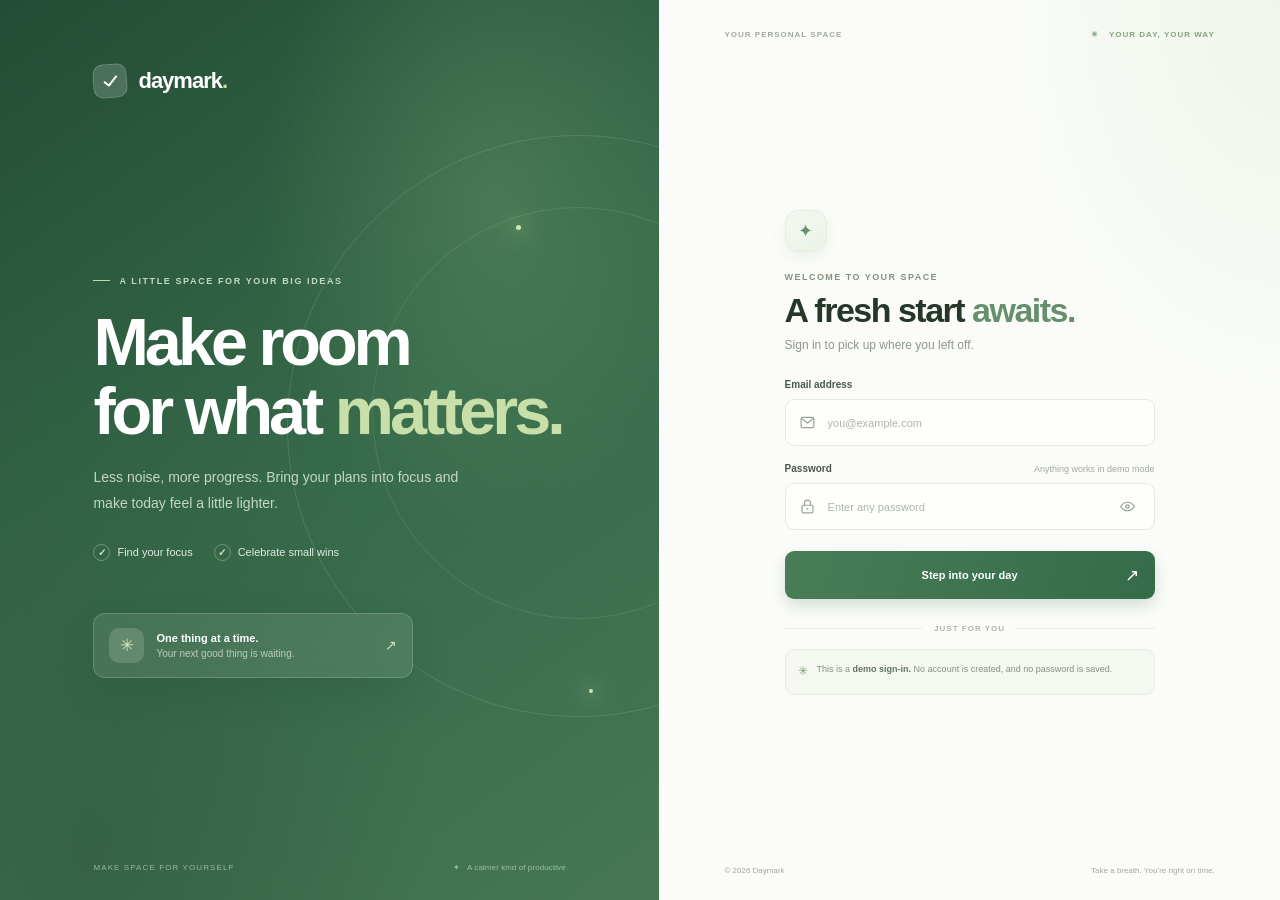
<file: crud/index.html>
<!doctype html>
<html lang="en">
  <head>
    <meta charset="UTF-8" />
    <meta name="viewport" content="width=device-width, initial-scale=1" />
    <meta name="theme-color" content="#f6f7f3" />
    <title>Daymark — make room for what matters</title>
    <link rel="stylesheet" href="styles.css" />
    <script src="app.js" defer></script>
  </head>
  <body>
    <main class="login-screen" id="login-screen">
      <section class="login-story" aria-label="About Daymark">
        <a class="login-brand" href="#" aria-label="Daymark home">
          <span class="brand-mark" aria-hidden="true">
            <svg viewBox="0 0 32 32" fill="none"><path d="M7 16.5 13 22l12-13" stroke="currentColor" stroke-width="3" stroke-linecap="round" stroke-linejoin="round" /></svg>
          </span>
          <span>daymark<span class="brand-period">.</span></span>
        </a>
        <div class="story-content">
          <span class="story-kicker"><span></span> A LITTLE SPACE FOR YOUR BIG IDEAS</span>
          <h1>Make room<br />for what <em>matters.</em></h1>
          <p>Less noise, more progress. Bring your plans into focus and make today feel a little lighter.</p>
          <div class="story-points">
            <span><b aria-hidden="true">✓</b> Find your focus</span>
            <span><b aria-hidden="true">✓</b> Celebrate small wins</span>
          </div>
          <div class="focus-card" aria-hidden="true">
            <span class="focus-card-icon">✳</span>
            <span><strong>One thing at a time.</strong><small>Your next good thing is waiting.</small></span>
            <span class="focus-card-arrow">↗</span>
          </div>
        </div>
        <div class="story-orbit story-orbit-one" aria-hidden="true"></div>
        <div class="story-orbit story-orbit-two" aria-hidden="true"></div>
        <div class="story-footer"><span>MAKE SPACE FOR YOURSELF</span><span>✦ &nbsp; A calmer kind of productive</span></div>
      </section>

      <section class="login-panel" aria-labelledby="login-title">
        <div class="login-panel-top"><span>YOUR PERSONAL SPACE</span><span class="secure-mark">✳ &nbsp; YOUR DAY, YOUR WAY</span></div>
        <div class="login-card">
          <div class="login-mobile-brand" aria-hidden="true">
            <span class="brand-mark"><svg viewBox="0 0 32 32" fill="none"><path d="M7 16.5 13 22l12-13" stroke="currentColor" stroke-width="3" stroke-linecap="round" stroke-linejoin="round" /></svg></span>
            <span>daymark<span class="brand-period">.</span></span>
          </div>
          <div class="login-greeting-icon" aria-hidden="true">✦</div>
          <p class="login-eyebrow">WELCOME TO YOUR SPACE</p>
          <h2 id="login-title">A fresh start <span>awaits.</span></h2>
          <p class="login-description">Sign in to pick up where you left off.</p>

          <form class="login-form" id="login-form">
            <label for="login-email">Email address</label>
            <div class="login-input-wrap">
              <svg viewBox="0 0 20 20" fill="none" aria-hidden="true"><rect x="2.5" y="4" width="15" height="12" rx="2" stroke="currentColor" stroke-width="1.4"/><path d="m3.5 5.5 6.5 5 6.5-5" stroke="currentColor" stroke-width="1.4" stroke-linecap="round" stroke-linejoin="round"/></svg>
              <input id="login-email" name="email" type="email" placeholder="you@example.com" autocomplete="email" required />
            </div>
            <div class="login-password-label"><label for="login-password">Password</label><span>Anything works in demo mode</span></div>
            <div class="login-input-wrap">
              <svg viewBox="0 0 20 20" fill="none" aria-hidden="true"><rect x="3.5" y="8.5" width="13" height="9" rx="2" stroke="currentColor" stroke-width="1.4"/><path d="M6.5 8.5V6a3.5 3.5 0 0 1 7 0v2.5" stroke="currentColor" stroke-width="1.4" stroke-linecap="round"/><circle cx="10" cy="12.5" r="1" fill="currentColor"/></svg>
              <input id="login-password" name="password" type="password" placeholder="Enter any password" autocomplete="current-password" required />
              <button class="password-toggle" id="password-toggle" type="button" aria-label="Show password" aria-pressed="false">
                <svg viewBox="0 0 20 20" fill="none" aria-hidden="true"><path d="M2 10s2.8-5 8-5 8 5 8 5-2.8 5-8 5-8-5-8-5Z" stroke="currentColor" stroke-width="1.4"/><circle cx="10" cy="10" r="2" stroke="currentColor" stroke-width="1.4"/></svg>
              </button>
            </div>
            <p class="login-error" id="login-error" role="alert" hidden></p>
            <button class="login-submit" id="login-submit" type="submit"><span>Step into your day</span><span class="login-submit-arrow" aria-hidden="true">↗</span></button>
          </form>

          <div class="login-divider"><span></span><i>JUST FOR YOU</i><span></span></div>
          <p class="demo-note"><span class="demo-note-icon">✳</span><span>This is a <strong>demo sign-in.</strong> No account is created, and no password is saved.</span></p>
        </div>
        <div class="login-panel-footer"><span>© 2026 Daymark</span><span>Take a breath. You’re right on time.</span></div>
      </section>
    </main>

    <div class="app-shell" id="app-shell" hidden>
      <aside class="sidebar" aria-label="Task navigation">
        <a class="brand" href="#" aria-label="Daymark home">
          <span class="brand-mark" aria-hidden="true">
            <svg viewBox="0 0 32 32" fill="none">
              <path d="M7 16.5 13 22l12-13" stroke="currentColor" stroke-width="3" stroke-linecap="round" stroke-linejoin="round" />
            </svg>
          </span>
          <span>daymark<span class="brand-period">.</span></span>
        </a>

        <div class="sidebar-label">YOUR SPACE</div>
        <nav class="status-nav" aria-label="Filter tasks by status">
          <button class="nav-item is-active" type="button" data-filter="all">
            <span class="nav-icon" aria-hidden="true">◷</span>
            <span>All tasks</span>
            <span class="nav-count" id="all-count">0</span>
          </button>
          <button class="nav-item" type="button" data-filter="active">
            <span class="nav-icon nav-icon-circle" aria-hidden="true">○</span>
            <span>In progress</span>
            <span class="nav-count" id="active-count">0</span>
          </button>
          <button class="nav-item" type="button" data-filter="completed">
            <span class="nav-icon" aria-hidden="true">✓</span>
            <span>Completed</span>
            <span class="nav-count" id="completed-count">0</span>
          </button>
        </nav>

        <div class="sidebar-label category-label">CATEGORIES</div>
        <div class="category-list" aria-label="Task categories">
          <span class="category-link"><span class="category-dot work-dot"></span>Work</span>
          <span class="category-link"><span class="category-dot personal-dot"></span>Personal</span>
          <span class="category-link"><span class="category-dot study-dot"></span>Study</span>
        </div>

        <div class="sidebar-note">
          <span class="note-sparkle" aria-hidden="true">✳</span>
          <p>A little progress each day adds up to big results.</p>
        </div>
        <div class="sidebar-footer">
          <span class="avatar" aria-hidden="true">Y</span>
          <span class="profile-name">Your workspace</span>
          <span class="profile-menu" aria-hidden="true">···</span>
        </div>
      </aside>

      <main class="main-content">
        <header class="topbar">
          <div class="breadcrumb"><span>Workspace</span><span class="crumb-slash">/</span><strong>My tasks</strong></div>
          <div class="topbar-right">
            <span class="today-label" id="today-label"></span>
            <span class="topbar-divider"></span>
            <span class="signed-in-name" id="signed-in-name"></span>
            <span class="user-avatar" aria-label="Your profile">Y</span>
            <button class="logout-button" id="logout-button" type="button">Sign out</button>
          </div>
        </header>

        <section class="content-wrap" aria-labelledby="page-title">
          <div class="welcome-row">
            <div>
              <p class="eyebrow"><span class="eyebrow-line"></span> YOUR PERSONAL DASHBOARD</p>
              <h1 id="page-title">Make today <span>count.</span></h1>
              <p class="page-subtitle">A clear mind starts with a clear plan. What’s on your list?</p>
            </div>
            <div class="date-card" aria-label="Today">
              <span class="date-card-day" id="date-day"></span>
              <span class="date-card-month" id="date-month"></span>
            </div>
          </div>

          <section class="daily-inspiration" aria-label="Daily inspiration">
            <div class="inspiration-mark" aria-hidden="true"><span>✦</span><i></i><b></b></div>
            <div class="inspiration-copy">
              <div class="inspiration-meta"><span id="journey-day">DAY 1</span><span class="inspiration-divider"></span><span>A NOTE FOR TODAY</span></div>
              <blockquote id="daily-quote"></blockquote>
              <p>— A little reminder for you</p>
            </div>
            <span class="inspiration-sparkle inspiration-sparkle-one" aria-hidden="true">✧</span>
            <span class="inspiration-sparkle inspiration-sparkle-two" aria-hidden="true">✦</span>
          </section>

          <section class="summary-grid" aria-label="Task summary">
            <article class="summary-card">
              <span class="summary-icon total-icon" aria-hidden="true">
                <svg viewBox="0 0 24 24" fill="none"><path d="M8 6h12M8 12h12M8 18h12M4 6h.01M4 12h.01M4 18h.01" stroke="currentColor" stroke-width="2" stroke-linecap="round"/></svg>
              </span>
              <div><span class="summary-label">TOTAL TASKS</span><strong id="summary-total">0</strong></div>
              <span class="summary-caption">on your list</span>
            </article>
            <article class="summary-card">
              <span class="summary-icon progress-icon" aria-hidden="true">
                <svg viewBox="0 0 24 24" fill="none"><path d="M12 3a9 9 0 1 0 9 9" stroke="currentColor" stroke-width="2" stroke-linecap="round"/><path d="M12 7v5l3 2" stroke="currentColor" stroke-width="2" stroke-linecap="round" stroke-linejoin="round"/></svg>
              </span>
              <div><span class="summary-label">IN PROGRESS</span><strong id="summary-active">0</strong></div>
              <span class="summary-caption">ready when you are</span>
            </article>
            <article class="summary-card">
              <span class="summary-icon done-icon" aria-hidden="true">
                <svg viewBox="0 0 24 24" fill="none"><path d="m5 12 4 4L19 6" stroke="currentColor" stroke-width="2.2" stroke-linecap="round" stroke-linejoin="round"/><circle cx="12" cy="12" r="9" stroke="currentColor" stroke-width="1.7"/></svg>
              </span>
              <div><span class="summary-label">COMPLETED</span><strong id="summary-completed">0</strong></div>
              <span class="summary-caption">look at you go</span>
            </article>
          </section>

          <section class="momentum-card" aria-label="Task completion progress">
            <div class="momentum-copy">
              <span class="momentum-icon" aria-hidden="true">✦</span>
              <div><strong>Your momentum</strong><span id="momentum-message">Every little step counts.</span></div>
            </div>
            <div class="momentum-track" role="progressbar" aria-label="Tasks completed" aria-valuemin="0" aria-valuemax="100" aria-valuenow="0">
              <span class="momentum-fill"></span>
            </div>
            <strong class="momentum-percent" id="momentum-percent">0%</strong>
          </section>

          <section class="task-section" aria-labelledby="list-title">
            <div class="section-heading">
              <div>
                <h2 id="list-title">Your tasks <span class="heading-count" id="visible-count">0</span></h2>
                <p class="section-subtitle" id="list-subtitle">One step at a time.</p>
              </div>
              <label class="search-box">
                <svg viewBox="0 0 24 24" fill="none" aria-hidden="true"><circle cx="11" cy="11" r="7" stroke="currentColor" stroke-width="1.8"/><path d="m16 16 4 4" stroke="currentColor" stroke-width="1.8" stroke-linecap="round"/></svg>
                <input id="search-input" type="search" placeholder="Search tasks..." aria-label="Search tasks" />
                <kbd>/</kbd>
              </label>
            </div>

            <form class="add-task-form" id="add-task-form">
              <span class="add-plus" aria-hidden="true">+</span>
              <label class="visually-hidden" for="task-title">Add a task</label>
              <input id="task-title" name="title" type="text" placeholder="Add a new task..." maxlength="160" autocomplete="off" required />
              <label class="visually-hidden" for="task-category">Category</label>
              <select id="task-category" name="category" aria-label="Task category">
                <option value="Work">Work</option>
                <option value="Personal">Personal</option>
                <option value="Study">Study</option>
              </select>
              <label class="visually-hidden" for="task-due-date">Due date</label>
              <input id="task-due-date" name="dueDate" type="date" aria-label="Due date (optional)" />
              <button class="add-button" type="submit"><span>+</span> Add task</button>
            </form>

            <div class="filter-row">
              <div class="filter-tabs" role="group" aria-label="Filter tasks">
                <button class="filter-tab is-selected" type="button" data-filter="all" aria-pressed="true">All <span id="filter-all-count">0</span></button>
                <button class="filter-tab" type="button" data-filter="active" aria-pressed="false">Active <span id="filter-active-count">0</span></button>
                <button class="filter-tab" type="button" data-filter="completed" aria-pressed="false">Completed <span id="filter-completed-count">0</span></button>
              </div>
              <span class="sort-label">Sorted by <strong>date added</strong> <span aria-hidden="true">⌄</span></span>
            </div>

            <div class="task-list" id="task-list" aria-live="polite"></div>
            <div class="empty-state" id="empty-state" hidden>
              <span class="empty-illustration" aria-hidden="true">✳</span>
              <h3 id="empty-title">Your day is a blank canvas</h3>
              <p id="empty-description">Add your first task above and make it a good one.</p>
            </div>
            <p class="storage-notice" id="storage-notice" role="status" hidden></p>
          </section>

          <footer class="content-footer">
            <span><span class="footer-check">✓</span> You’re doing better than you think.</span>
            <span>Made for your focus <span class="footer-heart">♥</span></span>
          </footer>
        </section>
      </main>
    </div>

    <dialog class="edit-dialog" id="edit-dialog" aria-labelledby="edit-title">
      <form id="edit-task-form" method="dialog">
        <div class="dialog-heading">
          <div><p class="eyebrow">MAKE IT YOURS</p><h2 id="edit-title">Edit task</h2></div>
          <button class="dialog-close" type="button" id="close-dialog" aria-label="Close">×</button>
        </div>
        <input type="hidden" name="id" />
        <label for="edit-task-title">Task name</label>
        <input id="edit-task-title" name="title" type="text" maxlength="160" required />
        <div class="dialog-fields">
          <div><label for="edit-task-category">Category</label><select id="edit-task-category" name="category"><option>Work</option><option>Personal</option><option>Study</option></select></div>
          <div><label for="edit-task-due-date">Due date</label><input id="edit-task-due-date" name="dueDate" type="date" /></div>
        </div>
        <div class="dialog-actions">
          <button class="cancel-button" type="button" id="cancel-edit">Cancel</button>
          <button class="add-button" type="submit">Save changes</button>
        </div>
      </form>
    </dialog>
    <div class="toast-region" id="toast-region" aria-live="polite" aria-atomic="true"></div>
    <div class="celebration-layer" id="celebration-layer" aria-hidden="true"></div>
  </body>
</html>
</file>
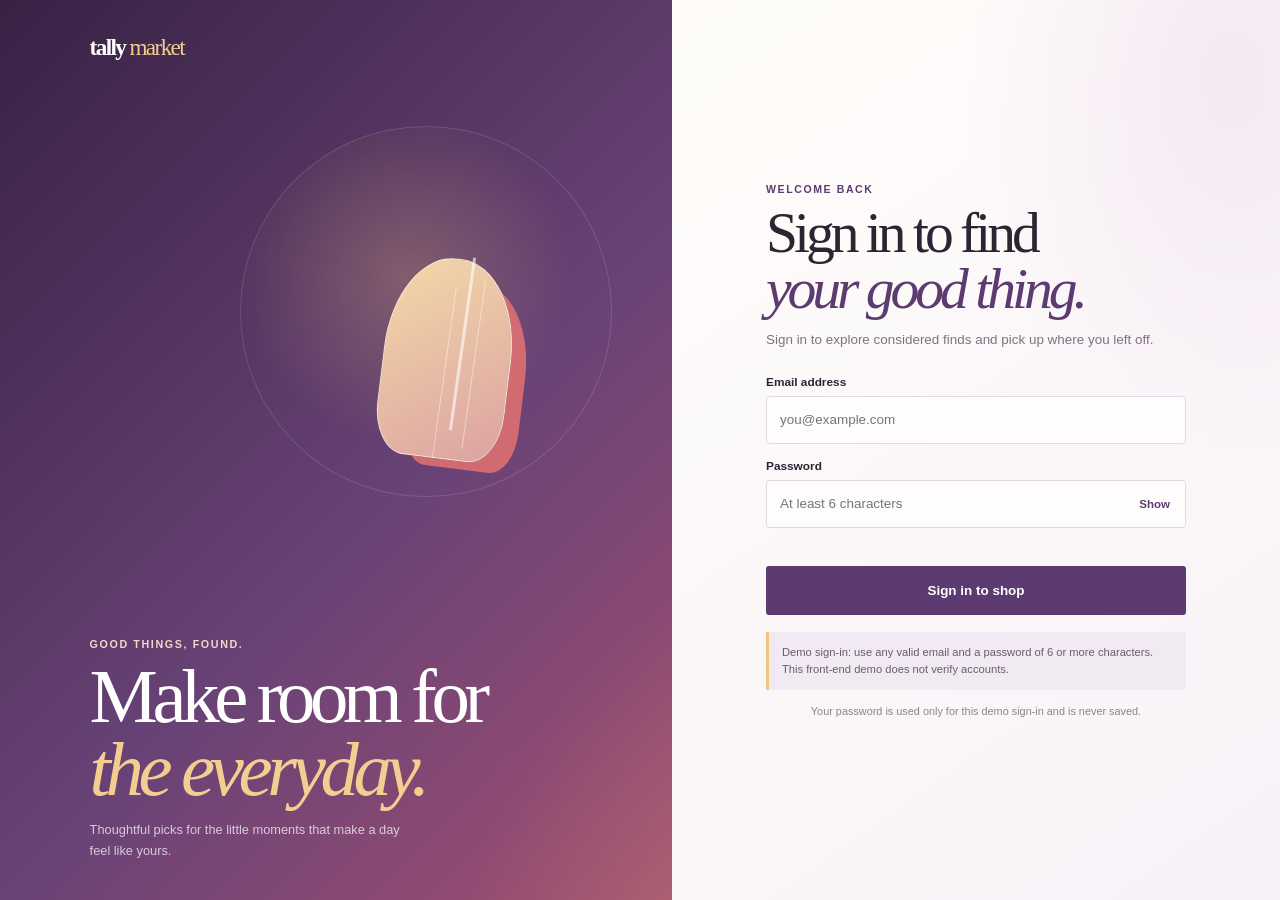
<file: ecom/index.html>
<!doctype html>
<html lang="en">
<head>
  <meta charset="utf-8">
  <meta name="viewport" content="width=device-width, initial-scale=1">
  <meta name="theme-color" content="#f7f1f6">
  <title>Tally Market — Good things, found</title>
  <style>
    :root {
      color-scheme: light;
      --paper: #f7f1f6;
      --surface: #fffdfb;
      --ink: #2e2333;
      --muted: #7f7183;
      --line: #e7dce9;
      --green: #5d3b70;
      --green-dark: #402448;
      --lime: #f2c77b;
      --clay: #d86d72;
      --serif: Georgia, "Times New Roman", serif;
      --sans: "Segoe UI", Arial, sans-serif;
      --shadow: 0 20px 60px rgba(47, 25, 61, .18);
    }

    * { box-sizing: border-box; }
    html { scroll-behavior: smooth; }
    body {
      margin: 0;
      background:
        radial-gradient(ellipse at 3% 12%, rgba(225, 194, 224, .18), transparent 30%),
        var(--paper);
      color: var(--ink);
      font-family: var(--sans);
      -webkit-font-smoothing: antialiased;
    }
    button, input, select { font: inherit; }
    button, select { color: inherit; }
    button:focus-visible, input:focus-visible, select:focus-visible, a:focus-visible {
      outline: 3px solid var(--clay);
      outline-offset: 3px;
    }
    .container { width: min(1280px, calc(100% - 36px)); margin-inline: auto; }
    .announcement {
      padding: 9px 14px;
      background: linear-gradient(105deg, #402448, #694276 58%, #9b536e);
      color: white;
      text-align: center;
      font-size: .68rem;
      font-weight: 650;
      letter-spacing: .11em;
      text-transform: uppercase;
    }
    .nav {
      display: flex;
      min-height: 76px;
      align-items: center;
      justify-content: space-between;
      border-bottom: 1px solid var(--line);
    }
    .brand {
      color: var(--ink);
      font-family: var(--serif);
      font-size: 1.65rem;
      font-weight: 700;
      letter-spacing: -.07em;
      text-decoration: none;
    }
    .brand span { color: var(--green); font-weight: 400; }
    .nav-note { display: none; color: var(--muted); font-size: .8rem; }
    .cart-trigger {
      display: inline-flex;
      min-height: 44px;
      align-items: center;
      gap: 10px;
      padding: 5px 0 5px 10px;
      border: 0;
      background: transparent;
      cursor: pointer;
      font-size: .82rem;
      font-weight: 700;
    }
    .bag-icon {
      display: grid;
      width: 36px;
      height: 36px;
      place-items: center;
      border: 1px solid var(--line);
      border-radius: 50%;
    }
    .bag-icon svg { width: 17px; height: 17px; fill: none; stroke: currentColor; stroke-linecap: round; stroke-linejoin: round; stroke-width: 1.6; }
    .cart-count {
      display: grid;
      width: 20px;
      height: 20px;
      place-items: center;
      margin: -20px 0 0 -18px;
      border-radius: 50%;
      background: var(--lime);
      font-size: .65rem;
      font-weight: 800;
    }

    .hero {
      display: grid;
      gap: 20px;
      align-items: end;
      padding: 57px 0 29px;
    }
    .eyebrow {
      margin: 0 0 14px;
      color: var(--green);
      font-size: .68rem;
      font-weight: 800;
      letter-spacing: .16em;
      text-transform: uppercase;
    }
    h1 {
      margin: 0;
      font-family: var(--serif);
      font-size: clamp(3rem, 11vw, 7rem);
      font-weight: 400;
      letter-spacing: -.085em;
      line-height: .9;
    }
    h1 em { color: var(--green); font-weight: 400; }
    .hero-copy {
      max-width: 360px;
      margin: 0 0 4px;
      color: #766b7b;
      font-size: .92rem;
      line-height: 1.75;
    }
    .hero-copy strong { color: var(--ink); }
    .feature-line {
      display: flex;
      width: fit-content;
      align-items: center;
      gap: 10px;
      margin: 0 0 35px;
      padding: 10px 14px;
      border: 1px solid var(--line);
      border-radius: 30px;
      color: var(--muted);
      font-size: .7rem;
      letter-spacing: .055em;
    }
    .feature-line::before {
      width: 7px;
      height: 7px;
      border-radius: 50%;
      background: var(--clay);
      content: "";
    }

    .shop-tools {
      display: flex;
      flex-direction: column;
      gap: 18px;
      padding: 20px 0 16px;
      border-top: 1px solid var(--line);
    }
    .filters { display: flex; flex-wrap: wrap; gap: 7px; }
    .filter-btn {
      min-height: 39px;
      padding: 8px 14px;
      border: 1px solid var(--line);
      border-radius: 24px;
      background: transparent;
      cursor: pointer;
      font-size: .75rem;
      transition: background .18s, color .18s, border-color .18s;
    }
    .filter-btn:hover, .filter-btn[aria-pressed="true"] {
      border-color: var(--green);
      background: var(--green);
      color: white;
    }
    .controls { display: flex; gap: 9px; }
    .search-wrap { position: relative; flex: 1; }
    .search-wrap svg {
      position: absolute;
      top: 50%;
      left: 13px;
      width: 16px;
      height: 16px;
      transform: translateY(-50%);
      pointer-events: none;
    }
    .search, .sort {
      width: 100%;
      min-height: 43px;
      border: 1px solid var(--line);
      border-radius: 4px;
      background: var(--surface);
      font-size: .78rem;
    }
    .search { padding: 0 12px 0 38px; }
    .sort { max-width: 155px; padding: 0 9px; }
    .catalog-meta {
      display: flex;
      justify-content: space-between;
      gap: 10px;
      padding: 8px 0 16px;
      color: var(--muted);
      font-size: .72rem;
    }
    .catalog-meta strong { color: var(--ink); }

    .product-grid {
      display: grid;
      grid-template-columns: repeat(auto-fill, minmax(min(100%, 225px), 1fr));
      gap: 13px;
      padding-bottom: 68px;
    }
    .product-card {
      position: relative;
      display: flex;
      min-width: 0;
      flex-direction: column;
      overflow: hidden;
      border: 1px solid #e5dce7;
      border-radius: 5px;
      background: var(--surface);
      transition: transform .2s ease, box-shadow .2s ease;
    }
    .product-card:hover {
      border-color: #d7c2dc;
      transform: translateY(-3px);
      box-shadow: 0 12px 28px rgba(93, 59, 112, .14);
    }
    .product-image {
      display: grid;
      height: 220px;
      place-items: center;
      overflow: hidden;
      padding: 25px;
      background: #f0e9f2;
    }
    .product-image img {
      width: auto;
      height: auto;
      max-width: 100%;
      max-height: 100%;
      object-fit: contain;
      mix-blend-mode: multiply;
    }
    .image-fallback { color: var(--muted); font-size: .75rem; }
    .badges {
      position: absolute;
      top: 11px;
      left: 11px;
      display: flex;
      flex-wrap: wrap;
      gap: 5px;
    }
    .badge {
      padding: 5px 7px;
      border-radius: 2px;
      background: var(--lime);
      color: #46304e;
      font-size: .57rem;
      font-weight: 800;
      letter-spacing: .04em;
      text-transform: uppercase;
    }
    .badge.seller { background: #f1c2ba; color: #683d4c; }
    .product-info { display: flex; flex: 1; flex-direction: column; padding: 15px; }
    .category {
      margin: 0 0 7px;
      color: var(--green);
      font-size: .62rem;
      font-weight: 800;
      letter-spacing: .1em;
      text-transform: uppercase;
    }
    .product-title {
      display: -webkit-box;
      min-height: 42px;
      margin: 0 0 9px;
      overflow: hidden;
      font-family: var(--serif);
      font-size: 1.02rem;
      font-weight: 400;
      line-height: 1.26;
      -webkit-box-orient: vertical;
      -webkit-line-clamp: 2;
    }
    .rating { display: flex; align-items: center; gap: 6px; margin-bottom: 16px; color: #a46c37; font-size: .72rem; }
    .stars { letter-spacing: .08em; }
    .rating small { color: var(--muted); font-size: .68rem; }
    .product-bottom { display: flex; align-items: center; justify-content: space-between; gap: 8px; margin-top: auto; }
    .price { font-size: 1rem; font-weight: 800; letter-spacing: -.03em; }
    .add-btn {
      display: grid;
      width: 38px;
      height: 38px;
      place-items: center;
      border: 0;
      border-radius: 50%;
      background: linear-gradient(145deg, #68437b, #4d305f);
      color: white;
      cursor: pointer;
      font-size: 1.25rem;
      transition: background .18s, transform .18s;
    }
    .add-btn:hover { background: var(--green-dark); transform: rotate(90deg); }
    .empty-state, .error-state { grid-column: 1 / -1; padding: 58px 18px; text-align: center; }
    .empty-state h2, .error-state h2 { margin: 0 0 8px; font-family: var(--serif); font-size: 2rem; font-weight: 400; }
    .empty-state p, .error-state p { color: var(--muted); }
    .retry-btn, .primary-btn {
      min-height: 45px;
      padding: 0 19px;
      border: 0;
      border-radius: 3px;
      background: var(--green);
      color: white;
      cursor: pointer;
      font-size: .82rem;
      font-weight: 750;
    }
    .retry-btn:hover, .primary-btn:hover { background: linear-gradient(115deg, #402448, #684276); }
    .skeleton {
      min-height: 370px;
      overflow: hidden;
      border: 1px solid #e5dce7;
      border-radius: 5px;
      background: var(--surface);
    }
    .shimmer {
      background: linear-gradient(100deg, #ebe3ec 25%, #faf6f8 42%, #ebe3ec 58%);
      background-size: 220% 100%;
      animation: shimmer 1.35s infinite linear;
    }
    .skeleton-image { height: 220px; }
    .skeleton-lines { display: grid; gap: 11px; padding: 17px; }
    .skeleton-lines i { display: block; height: 11px; border-radius: 2px; }
    .skeleton-lines i:nth-child(2) { width: 72%; }
    .skeleton-lines i:nth-child(3) { width: 43%; margin-top: 17px; }
    @keyframes shimmer { to { background-position: -220% 0; } }

    footer { padding: 25px 0; border-top: 1px solid var(--line); color: var(--muted); font-size: .7rem; }
    .footer-inner { display: flex; justify-content: space-between; gap: 14px; }

    .overlay {
      position: fixed;
      z-index: 20;
      inset: 0;
      visibility: hidden;
      background: rgba(15, 23, 19, .48);
      opacity: 0;
      transition: opacity .22s, visibility .22s;
    }
    .overlay.open { visibility: visible; opacity: 1; }
    .cart-drawer {
      position: fixed;
      z-index: 21;
      top: 0;
      right: 0;
      display: flex;
      width: min(430px, 100%);
      height: 100dvh;
      flex-direction: column;
      padding: 21px;
      background: var(--surface);
      box-shadow: var(--shadow);
      transform: translateX(105%);
      transition: transform .28s ease;
    }
    .cart-drawer.open { transform: translateX(0); }
    .drawer-head { display: flex; align-items: center; justify-content: space-between; padding-bottom: 17px; border-bottom: 1px solid var(--line); }
    .drawer-head h2, .modal-head h2 { margin: 0; font-family: var(--serif); font-size: 1.9rem; font-weight: 400; }
    .icon-btn {
      display: grid;
      width: 37px;
      height: 37px;
      place-items: center;
      border: 1px solid var(--line);
      border-radius: 50%;
      background: transparent;
      cursor: pointer;
      font-size: 1.1rem;
    }
    .cart-items { flex: 1; overflow: auto; padding: 9px 0; }
    .cart-empty { display: grid; height: 100%; align-content: center; justify-items: center; color: var(--muted); text-align: center; }
    .cart-row { display: grid; grid-template-columns: 63px 1fr auto; gap: 11px; align-items: center; padding: 13px 0; border-bottom: 1px solid var(--line); }
    .cart-row img { width: 63px; height: 68px; padding: 6px; background: #f0e9f2; object-fit: contain; }
    .cart-item-name { margin: 0 0 5px; font-family: var(--serif); font-size: .92rem; line-height: 1.22; }
    .cart-item-price { color: var(--muted); font-size: .76rem; }
    .quantity { display: flex; align-items: center; gap: 8px; margin-top: 8px; }
    .quantity button, .remove-btn {
      display: grid;
      width: 25px;
      height: 25px;
      place-items: center;
      border: 1px solid var(--line);
      border-radius: 50%;
      background: transparent;
      cursor: pointer;
    }
    .quantity span { min-width: 14px; text-align: center; font-size: .78rem; }
    .remove-btn { border: 0; color: var(--muted); font-size: 1rem; }
    .cart-summary { padding-top: 14px; border-top: 1px solid var(--line); }
    .summary-line { display: flex; justify-content: space-between; margin: 8px 0; color: #756a79; font-size: .8rem; }
    .summary-line.total { margin-top: 13px; padding-top: 12px; border-top: 1px solid var(--line); color: var(--ink); font-size: .98rem; font-weight: 800; }
    .shipping-note { margin: 0 0 13px; color: var(--green); font-size: .72rem; }
    .checkout-btn { width: 100%; min-height: 49px; border: 0; border-radius: 3px; background: linear-gradient(110deg, #68437b, #4d305f); color: white; cursor: pointer; font-weight: 750; transition: box-shadow .2s, transform .2s; }
    .checkout-btn:hover:not(:disabled) { box-shadow: 0 8px 20px rgba(93,59,112,.22); transform: translateY(-1px); }
    .checkout-btn:disabled { background: #c9c0cc; cursor: not-allowed; }

    .modal-layer {
      position: fixed;
      z-index: 30;
      inset: 0;
      display: grid;
      visibility: hidden;
      place-items: center;
      padding: 16px;
      background: rgba(15, 23, 19, .56);
      opacity: 0;
      transition: opacity .2s, visibility .2s;
    }
    .modal-layer.open { visibility: visible; opacity: 1; }
    .modal {
      width: min(500px, 100%);
      max-height: min(90dvh, 720px);
      overflow: auto;
      padding: 24px;
      border-radius: 5px;
      background: var(--surface);
      box-shadow: var(--shadow);
      transform: translateY(9px);
      transition: transform .2s;
    }
    .modal-layer.open .modal { transform: translateY(0); }
    .modal-head { display: flex; align-items: start; justify-content: space-between; gap: 12px; margin-bottom: 8px; }
    .modal-copy { margin: 0 0 19px; color: var(--muted); font-size: .81rem; line-height: 1.5; }
    .checkout-form { display: grid; gap: 12px; }
    .field { display: grid; gap: 6px; }
    .field label { font-size: .72rem; font-weight: 700; }
    .field input {
      width: 100%;
      height: 42px;
      padding: 0 10px;
      border: 1px solid var(--line);
      border-radius: 3px;
      background: white;
      color: var(--ink);
      font-size: .82rem;
    }
    .form-error { min-height: 1em; margin: 0; color: #b94355; font-size: .74rem; }
    .form-submit { width: 100%; }
    .confirmation { padding: 25px 5px; text-align: center; }
    .confirmation-mark {
      display: grid;
      width: 54px;
      height: 54px;
      place-items: center;
      margin: 0 auto 15px;
      border-radius: 50%;
      background: var(--lime);
      color: var(--green);
      font-size: 1.5rem;
    }
    .confirmation h2 { margin: 0 0 9px; font-family: var(--serif); font-size: 2.25rem; font-weight: 400; }
    .confirmation p { color: var(--muted); font-size: .88rem; line-height: 1.6; }
    .order-id { display: inline-block; margin: 7px 0 20px; padding: 8px 12px; border: 1px solid #e8d8e6; border-radius: 3px; background: #f5edf4; color: var(--green); font-size: .82rem; font-weight: 800; letter-spacing: .08em; }

    [hidden] { display: none !important; }
    .login-page {
      display: grid;
      min-height: 100svh;
      grid-template-rows: minmax(300px, 41svh) 1fr;
      background: var(--paper);
    }
    .login-visual {
      position: relative;
      display: flex;
      min-height: 300px;
      flex-direction: column;
      justify-content: space-between;
      overflow: hidden;
      padding: 25px max(24px, calc((100vw - 1200px) / 2));
      background:
        radial-gradient(ellipse at 80% 75%, rgba(242, 199, 123, .29), transparent 35%),
        linear-gradient(135deg, #382244, #684276 57%, #a34f70);
      color: white;
    }
    .login-brand {
      position: relative;
      z-index: 1;
      width: fit-content;
      color: white;
      font-family: var(--serif);
      font-size: 1.45rem;
      font-weight: 700;
      letter-spacing: -.07em;
      text-decoration: none;
    }
    .login-brand span { color: #f4ce91; font-weight: 400; }
    .login-visual-copy { position: relative; z-index: 1; max-width: 470px; padding-bottom: 5px; }
    .login-visual-copy p { margin: 0 0 10px; color: #f4d8c6; font-size: .67rem; font-weight: 750; letter-spacing: .15em; text-transform: uppercase; }
    .login-visual-copy h2 { max-width: 480px; margin: 0; font-family: var(--serif); font-size: clamp(2.5rem, 8vw, 4.8rem); font-weight: 400; letter-spacing: -.07em; line-height: .96; }
    .login-visual-copy h2 em { color: #f4ce91; font-weight: 400; }
    .login-visual-copy small { display: block; max-width: 330px; margin-top: 13px; color: rgba(255,255,255,.72); font-size: .8rem; line-height: 1.6; }
    .login-art {
      position: absolute;
      right: -24px;
      top: 22px;
      width: min(45vw, 290px);
      aspect-ratio: 1;
      border: 1px solid rgba(255,255,255,.13);
      border-radius: 50%;
      background: radial-gradient(circle at 44% 40%, rgba(242,199,123,.25), transparent 56%);
    }
    .login-art::before {
      position: absolute;
      right: 27%;
      bottom: 10%;
      width: 34%;
      height: 54%;
      border: 1px solid rgba(255,255,255,.48);
      border-radius: 48% 48% 25% 25%;
      background: linear-gradient(145deg, #f3d9a8, #dca2a2);
      box-shadow: 23px 15px 0 -7px rgba(216,109,114,.95);
      content: "";
      transform: rotate(7deg);
    }
    .login-art::after {
      position: absolute;
      right: 43%;
      bottom: 18%;
      width: 3px;
      height: 47%;
      background: rgba(255,255,255,.6);
      box-shadow: -14px 31px 0 -1px rgba(255,255,255,.45), 14px 18px 0 -1px rgba(255,255,255,.45);
      content: "";
      transform: rotate(8deg);
    }
    .login-panel {
      display: grid;
      place-items: center;
      padding: 30px 20px 38px;
      background:
        radial-gradient(ellipse at 92% 8%, rgba(227, 199, 230, .32), transparent 34%),
        linear-gradient(145deg, #fffdfa, #f8f2f8);
    }
    .login-card { width: min(420px, 100%); }
    .login-eyebrow { margin: 0 0 10px; color: var(--green); font-size: .66rem; font-weight: 800; letter-spacing: .15em; text-transform: uppercase; }
    .login-card h1 { font-size: clamp(2.4rem, 8vw, 3.6rem); letter-spacing: -.07em; line-height: .98; }
    .login-card h1 em { color: var(--green); }
    .login-intro { margin: 12px 0 24px; color: var(--muted); font-size: .84rem; line-height: 1.6; }
    .login-form { display: grid; gap: 15px; }
    .login-field { display: grid; gap: 7px; }
    .login-field label { font-size: .74rem; font-weight: 750; }
    .login-field input {
      width: 100%;
      height: 48px;
      padding: 0 13px;
      border: 1px solid #e2d7e4;
      border-radius: 4px;
      background: var(--surface);
      color: var(--ink);
      font-size: .84rem;
      transition: border-color .18s, box-shadow .18s;
    }
    .login-field input:focus { border-color: var(--green); box-shadow: 0 0 0 3px rgba(93,59,112,.12); outline: none; }
    .password-wrap { position: relative; }
    .password-wrap input { padding-right: 68px; }
    .password-toggle {
      position: absolute;
      top: 50%;
      right: 11px;
      padding: 5px;
      border: 0;
      background: transparent;
      color: var(--green);
      cursor: pointer;
      font-size: .72rem;
      font-weight: 750;
      transform: translateY(-50%);
    }
    .login-error { min-height: 1em; margin: -4px 0 0; color: #b94355; font-size: .74rem; }
    .login-submit { width: 100%; min-height: 49px; font-size: .84rem; }
    .login-demo-note { margin: 17px 0 0; padding: 12px 13px; border-left: 3px solid var(--lime); border-radius: 0 4px 4px 0; background: #f2eaf3; color: #685c6c; font-size: .7rem; line-height: 1.55; }
    .login-safe-note { margin: 15px 0 0; color: #858980; font-size: .68rem; text-align: center; }
    .session-controls { display: flex; align-items: center; gap: 12px; }
    .welcome-name { display: none; color: var(--muted); font-size: .77rem; }
    .signout-btn {
      min-height: 36px;
      padding: 0 12px;
      border: 1px solid var(--line);
      border-radius: 20px;
      background: transparent;
      cursor: pointer;
      font-size: .73rem;
      font-weight: 700;
    }
    .signout-btn:hover { border-color: var(--green); color: var(--green); }
    .login-page { position: fixed; z-index: 40; inset: 0; overflow: auto; }
    .login-visual {
      background-size: 160% 160%, 100% 100%;
      animation: greenShift 18s ease-in-out infinite alternate;
    }
    .login-page:not(.is-entering):not(.is-leaving) .login-visual-copy,
    .login-page:not(.is-entering):not(.is-leaving) .login-brand,
    .login-page:not(.is-entering):not(.is-leaving) .login-card {
      animation: softRise .75s both;
    }
    .login-page:not(.is-entering):not(.is-leaving) .login-visual-copy { animation-delay: .12s; }
    .login-page:not(.is-entering):not(.is-leaving) .login-card { animation-delay: .2s; }
    .login-art { animation: artDrift 8s ease-in-out infinite; }
    .login-art::before { animation: objectFloat 5s ease-in-out infinite; }
    .login-art::after { animation: stemSway 6s ease-in-out infinite; transform-origin: bottom; }
    .login-submit { position: relative; overflow: hidden; transition: transform .2s, box-shadow .2s, background .2s; }
    .login-submit::after {
      position: absolute;
      top: -70%;
      left: -45%;
      width: 28%;
      height: 240%;
      background: rgba(255,255,255,.2);
      content: "";
      transform: translateX(-120%) rotate(18deg);
    }
    .login-submit:hover { box-shadow: 0 9px 22px rgba(93,59,112,.25); transform: translateY(-2px); }
    .login-submit:hover::after { transition: transform .65s ease; transform: translateX(620%) rotate(18deg); }
    .login-submit:active { transform: translateY(0) scale(.99); }
    .store-app-entering { animation: storeReveal .65s cubic-bezier(.2,.8,.2,1) both; }
    .store-app-leaving { animation: storeExit .35s ease both; pointer-events: none; }
    .login-page.is-leaving { animation: loginExit .45s cubic-bezier(.6,0,.8,.2) both; pointer-events: none; }
    .login-page.is-entering { animation: loginEnter .55s cubic-bezier(.2,.8,.2,1) both; }
    .product-card { animation: cardReveal .42s both; animation-delay: calc(var(--card-index, 0) * 22ms); }
    .product-image img { transition: transform .45s cubic-bezier(.2,.7,.2,1); }
    .product-card:hover .product-image img { transform: scale(1.055); }
    .cart-count.bump { animation: countBump .36s cubic-bezier(.2,.8,.2,1); }
    .toast {
      position: fixed;
      z-index: 50;
      right: 18px;
      bottom: 18px;
      display: flex;
      align-items: center;
      gap: 10px;
      max-width: min(390px, calc(100vw - 36px));
      padding: 13px 17px;
      border: 1px solid rgba(255,255,255,.14);
      border-radius: 5px;
      background: linear-gradient(115deg, #402448, #70457d);
      box-shadow: 0 12px 35px rgba(47,25,61,.25);
      color: white;
      font-size: .79rem;
      opacity: 0;
      pointer-events: none;
      transform: translateY(14px) scale(.98);
      transition: opacity .25s, transform .3s cubic-bezier(.2,.8,.2,1);
    }
    .toast::before {
      display: grid;
      width: 22px;
      height: 22px;
      flex: 0 0 22px;
      place-items: center;
      border-radius: 50%;
      background: var(--lime);
      color: var(--green);
      content: "✓";
      font-weight: 800;
    }
    .toast.is-visible { opacity: 1; transform: translateY(0) scale(1); }
    @keyframes softRise { from { opacity: 0; transform: translateY(14px); } to { opacity: 1; transform: translateY(0); } }
    @keyframes greenShift { from { background-position: 0% 50%, 0 0; } to { background-position: 100% 50%, 0 0; } }
    @keyframes artDrift { 0%,100% { transform: translateY(0) rotate(-2deg); } 50% { transform: translateY(-9px) rotate(2deg); } }
    @keyframes objectFloat { 0%,100% { transform: translateY(0) rotate(7deg); } 50% { transform: translateY(-8px) rotate(4deg); } }
    @keyframes stemSway { 0%,100% { transform: rotate(8deg); } 50% { transform: rotate(12deg); } }
    @keyframes cardReveal { from { opacity: 0; transform: translateY(13px) scale(.99); } to { opacity: 1; transform: translateY(0) scale(1); } }
    @keyframes countBump { 45% { transform: scale(1.28); } 100% { transform: scale(1); } }
    @keyframes storeReveal { from { opacity: 0; transform: translateY(10px) scale(.995); } to { opacity: 1; transform: translateY(0) scale(1); } }
    @keyframes storeExit { to { opacity: 0; transform: scale(.99); } }
    @keyframes loginExit { to { opacity: 0; transform: translateY(-8px) scale(1.015); } }
    @keyframes loginEnter { from { opacity: 0; transform: translateY(12px); } to { opacity: 1; transform: translateY(0); } }

    @media (min-width: 740px) {
      .container { width: min(1280px, calc(100% - 72px)); }
      .nav-note { display: block; }
      .hero { grid-template-columns: 1.25fr .75fr; padding-top: 78px; }
      .feature-line { margin-bottom: 43px; }
      .shop-tools { flex-direction: row; align-items: center; justify-content: space-between; }
      .controls { width: 370px; flex: none; }
      .product-grid { gap: 17px; }
      .product-image { height: 245px; }
      .login-page { min-height: 100vh; grid-template-columns: minmax(0, 1.05fr) minmax(420px, .95fr); grid-template-rows: 1fr; }
      .login-visual { min-height: 100vh; padding: 34px clamp(36px, 7vw, 105px); }
      .login-art { top: 14%; right: 9%; width: min(29vw, 380px); }
      .login-panel { padding: 45px; }
      .welcome-name { display: block; }
    }
    @media (prefers-reduced-motion: reduce) {
      *, *::before, *::after {
        scroll-behavior: auto !important;
        animation-duration: .01ms !important;
        animation-iteration-count: 1 !important;
        transition-duration: .01ms !important;
      }
    }
  </style>
</head>
<body>
  <main class="login-page" id="loginPage" aria-labelledby="loginTitle">
    <section class="login-visual" aria-label="Welcome to Tally Market">
      <a class="login-brand" href="#" aria-label="Tally Market home">tally <span>market</span></a>
      <div class="login-art" aria-hidden="true"></div>
      <div class="login-visual-copy">
        <p>Good things, found.</p>
        <h2>Make room for<br><em>the everyday.</em></h2>
        <small>Thoughtful picks for the little moments that make a day feel like yours.</small>
      </div>
    </section>
    <section class="login-panel">
      <div class="login-card">
        <p class="login-eyebrow">Welcome back</p>
        <h1 id="loginTitle">Sign in to find<br><em>your good thing.</em></h1>
        <p class="login-intro">Sign in to explore considered finds and pick up where you left off.</p>
        <form class="login-form" id="loginForm">
          <div class="login-field">
            <label for="loginEmail">Email address</label>
            <input id="loginEmail" name="email" type="email" autocomplete="username" placeholder="you@example.com" required>
          </div>
          <div class="login-field">
            <label for="loginPassword">Password</label>
            <div class="password-wrap">
              <input id="loginPassword" name="password" type="password" autocomplete="current-password" minlength="6" placeholder="At least 6 characters" required>
              <button class="password-toggle" id="togglePassword" type="button" aria-label="Show password" aria-pressed="false">Show</button>
            </div>
          </div>
          <p class="login-error" id="loginError" aria-live="polite"></p>
          <button class="primary-btn login-submit" type="submit">Sign in to shop</button>
        </form>
        <p class="login-demo-note">Demo sign-in: use any valid email and a password of 6 or more characters. This front-end demo does not verify accounts.</p>
        <p class="login-safe-note">Your password is used only for this demo sign-in and is never saved.</p>
      </div>
    </section>
  </main>
  <div id="storeApp" hidden>
  <div class="announcement">Thoughtful picks for everyday living · Free shipping over $100</div>
  <header class="container">
    <nav class="nav" aria-label="Main navigation">
      <a class="brand" href="#" aria-label="Tally Market home">tally <span>market</span></a>
      <span class="nav-note">Good things, found.</span>
      <div class="session-controls">
        <span class="welcome-name" id="welcomeName"></span>
        <button class="signout-btn" id="signOut" type="button">Sign out</button>
        <button class="cart-trigger" id="openCart" type="button" aria-label="Open shopping bag, 0 items">
          <span>Bag</span>
          <span class="bag-icon" aria-hidden="true">
            <svg viewBox="0 0 24 24"><path d="M5 8h14l1 13H4L5 8Z"/><path d="M9 9V6a3 3 0 0 1 6 0v3"/></svg>
          </span>
          <span class="cart-count" id="cartCount" aria-live="polite">0</span>
        </button>
      </div>
    </nav>
  </header>

  <main class="container">
    <section class="hero" aria-labelledby="heroTitle">
      <div>
        <p class="eyebrow">The everyday collection · No. 01</p>
        <h1 id="heroTitle">Find your<br><em>good thing.</em></h1>
      </div>
      <p class="hero-copy">A considered mix of <strong>useful, beautiful, everyday favorites</strong> — picked for the things you reach for again and again.</p>
    </section>
    <p class="feature-line">GOOD OBJECTS, GOOD ENERGY &nbsp;·&nbsp; A LITTLE JOY IN THE EVERYDAY</p>

    <section aria-label="Product collection">
      <div class="shop-tools">
        <div class="filters" role="group" aria-label="Filter products by category">
          <button class="filter-btn" type="button" data-category="all" aria-pressed="true">Everything</button>
          <button class="filter-btn" type="button" data-category="electronics" aria-pressed="false">Electronics</button>
          <button class="filter-btn" type="button" data-category="jewelry" aria-pressed="false">Jewelry</button>
          <button class="filter-btn" type="button" data-category="clothing" aria-pressed="false">Clothing</button>
        </div>
        <div class="controls">
          <label class="search-wrap">
            <svg aria-hidden="true" viewBox="0 0 24 24" fill="none" stroke="currentColor" stroke-width="1.7" stroke-linecap="round"><circle cx="10.8" cy="10.8" r="6.8"/><path d="m16 16 5 5"/></svg>
            <input class="search" id="searchInput" type="search" placeholder="Search the collection..." aria-label="Search products by title">
          </label>
          <label>
            <select class="sort" id="sortSelect" aria-label="Sort products">
              <option value="featured">Featured</option>
              <option value="low-high">Price: Low to high</option>
              <option value="high-low">Price: High to low</option>
              <option value="top-rated">Top rated</option>
            </select>
          </label>
        </div>
      </div>
      <div class="catalog-meta">
        <span id="resultCount">Loading the collection...</span>
        <span>Thoughtfully picked <strong aria-hidden="true">·</strong></span>
      </div>
      <div class="product-grid" id="productGrid" aria-live="polite" aria-busy="true" aria-label="Product catalog"></div>
    </section>
  </main>

  <footer>
    <div class="container footer-inner">
      <span>tally market · Good things, found.</span>
      <span>Find a favorite. Make it yours.</span>
    </div>
  </footer>
  <div class="toast" id="toast" role="status" aria-live="polite" aria-atomic="true"></div>

  <div class="overlay" id="cartOverlay" aria-hidden="true"></div>
  <aside class="cart-drawer" id="cartDrawer" aria-label="Shopping bag" aria-hidden="true" inert>
    <div class="drawer-head">
      <h2>Your bag <span id="drawerCount"></span></h2>
      <button class="icon-btn" id="closeCart" type="button" aria-label="Close shopping bag">×</button>
    </div>
    <div class="cart-items" id="cartItems"></div>
    <div class="cart-summary">
      <p class="shipping-note" id="shippingNote"></p>
      <div class="summary-line"><span>Subtotal</span><span id="subtotal">$0.00</span></div>
      <div class="summary-line"><span>Tax (8%)</span><span id="tax">$0.00</span></div>
      <div class="summary-line"><span>Shipping</span><span id="shipping">$0.00</span></div>
      <div class="summary-line total"><span>Total</span><span id="total">$0.00</span></div>
      <button class="checkout-btn" id="checkoutButton" type="button" disabled>Continue to checkout</button>
    </div>
  </aside>

  <div class="modal-layer" id="checkoutLayer" aria-hidden="true">
    <section class="modal" role="dialog" aria-modal="true" aria-labelledby="checkoutTitle">
      <div id="checkoutContent">
        <div class="modal-head">
          <h2 id="checkoutTitle">Your details</h2>
          <button class="icon-btn" id="closeCheckout" type="button" aria-label="Close checkout">×</button>
        </div>
        <p class="modal-copy">A few details for this demo order. No payment is collected.</p>
        <form class="checkout-form" id="checkoutForm">
          <div class="field"><label for="customerName">Full name</label><input id="customerName" name="name" autocomplete="name" required minlength="2"></div>
          <div class="field"><label for="customerEmail">Email</label><input id="customerEmail" name="email" type="email" autocomplete="email" required></div>
          <div class="field"><label for="customerAddress">Shipping address</label><input id="customerAddress" name="address" autocomplete="street-address" required minlength="5"></div>
          <div class="field"><label for="orderTotal">Order total</label><input id="orderTotal" type="text" readonly aria-label="Order total"></div>
          <p class="form-error" id="formError" aria-live="polite"></p>
          <button class="primary-btn form-submit" type="submit">Place demo order</button>
        </form>
      </div>
    </section>
  </div>
  </div>

  <script>
    "use strict";
    const state = {
      products: [],
      cart: [],
      activeCategory: "all",
      searchTerm: "",
      sortBy: "featured",
      loading: true,
      error: null,
      cartReturnFocus: null,
      checkoutReturnFocus: null,
      user: null,
      toastTimer: null
    };

    const grid = document.getElementById("productGrid");
    const cartDrawer = document.getElementById("cartDrawer");
    const cartOverlay = document.getElementById("cartOverlay");
    const checkoutLayer = document.getElementById("checkoutLayer");
    const checkoutContent = document.getElementById("checkoutContent");
    const checkoutTemplate = checkoutContent.innerHTML;
    const money = amount => "$" + amount.toFixed(2);
    const escapeHTML = value => String(value).replace(/[&<>"']/g, character => ({
      "&": "&amp;", "<": "&lt;", ">": "&gt;", '"': "&quot;", "'": "&#39;"
    })[character]);

    function safeImageURL(value) {
      try {
        const url = new URL(value);
        return url.protocol === "https:" ? url.href : "";
      } catch {
        return "";
      }
    }

    function loadSavedCart() {
      try {
        const stored = JSON.parse(localStorage.getItem("tally-market-cart") || "[]");
        if (!Array.isArray(stored)) return [];
        return stored.filter(item =>
          item && Number.isFinite(Number(item.id)) &&
          typeof item.title === "string" && typeof item.image === "string" &&
          Number.isFinite(Number(item.price)) && Number(item.price) >= 0 &&
          Number.isInteger(Number(item.quantity)) && Number(item.quantity) > 0
        ).map(item => ({
          id: Number(item.id),
          title: item.title,
          image: item.image,
          price: Number(item.price),
          quantity: Number(item.quantity)
        }));
      } catch (error) {
        console.error("Could not read the saved shopping bag.", error);
        return [];
      }
    }
    state.cart = loadSavedCart();

    function savedDemoUser() {
      try {
        const email = sessionStorage.getItem("tally-market-demo-user");
        return typeof email === "string" && email.includes("@") ? email : "";
      } catch (error) {
        console.error("Could not restore the demo sign-in.", error);
        return "";
      }
    }

    function enterStore(email, animate) {
      state.user = { email };
      document.getElementById("welcomeName").textContent = "Hi, " + email.split("@")[0];
      const loginPage = document.getElementById("loginPage");
      const storeApp = document.getElementById("storeApp");
      storeApp.hidden = false;
      if (animate) {
        storeApp.classList.remove("store-app-leaving");
        storeApp.classList.remove("store-app-entering");
        void storeApp.offsetWidth;
        storeApp.classList.add("store-app-entering");
        loginPage.classList.add("is-leaving");
        const delay = window.matchMedia("(prefers-reduced-motion: reduce)").matches ? 0 : 470;
        window.setTimeout(() => {
          loginPage.hidden = true;
          loginPage.classList.remove("is-leaving");
          document.getElementById("searchInput").focus({ preventScroll: true });
        }, delay);
        window.setTimeout(() => storeApp.classList.remove("store-app-entering"), delay + 220);
      } else {
        loginPage.hidden = true;
      }
      if (!state.products.length && !state.error) fetchProducts();
    }

    function signOut() {
      try {
        sessionStorage.removeItem("tally-market-demo-user");
      } catch (error) {
        console.error("Could not clear the demo sign-in.", error);
      }
      state.user = null;
      const storeApp = document.getElementById("storeApp");
      const loginPage = document.getElementById("loginPage");
      loginPage.hidden = false;
      loginPage.classList.remove("is-leaving");
      loginPage.classList.add("is-entering");
      storeApp.classList.remove("store-app-entering");
      storeApp.classList.add("store-app-leaving");
      document.getElementById("loginForm").reset();
      document.getElementById("loginError").textContent = "";
      document.getElementById("loginPassword").type = "password";
      document.getElementById("togglePassword").textContent = "Show";
      document.getElementById("togglePassword").setAttribute("aria-label", "Show password");
      document.getElementById("togglePassword").setAttribute("aria-pressed", "false");
      document.getElementById("loginEmail").focus();
      const delay = window.matchMedia("(prefers-reduced-motion: reduce)").matches ? 0 : 380;
      window.setTimeout(() => {
        storeApp.hidden = true;
        storeApp.classList.remove("store-app-leaving");
        loginPage.classList.remove("is-entering");
      }, delay);
    }

    function saveCart() {
      try {
        localStorage.setItem("tally-market-cart", JSON.stringify(state.cart));
      } catch (error) {
        console.error("Could not save the shopping bag.", error);
      }
    }

    function renderSkeletons() {
      grid.innerHTML = Array.from({ length: 8 }, () =>
        '<div class="skeleton" aria-hidden="true"><div class="skeleton-image shimmer"></div><div class="skeleton-lines"><i class="shimmer"></i><i class="shimmer"></i><i class="shimmer"></i></div></div>'
      ).join("");
    }

    async function fetchProducts() {
      state.loading = true;
      state.error = null;
      grid.setAttribute("aria-busy", "true");
      document.getElementById("resultCount").textContent = "Loading the collection...";
      renderSkeletons();
      try {
        const response = await fetch("https://fakestoreapi.com/products");
        if (!response.ok) throw new Error("Catalog request failed with status " + response.status);
        const data = await response.json();
        if (!Array.isArray(data)) throw new Error("Catalog response is not a product list.");
        state.products = data.filter(product =>
          product && Number.isFinite(Number(product.id)) &&
          typeof product.title === "string" &&
          typeof product.category === "string" &&
          Number.isFinite(Number(product.price)) &&
          product.rating &&
          Number.isFinite(Number(product.rating.rate)) &&
          Number.isFinite(Number(product.rating.count))
        ).map(product => ({
          id: Number(product.id),
          title: product.title,
          category: product.category,
          image: typeof product.image === "string" ? product.image : "",
          price: Number(product.price),
          rating: Number(product.rating.rate),
          reviews: Number(product.rating.count)
        }));
        state.loading = false;
        grid.setAttribute("aria-busy", "false");
        renderProducts();
      } catch (error) {
        console.error("Unable to load the product catalog.", error);
        state.loading = false;
        state.error = "We couldn't load the collection. Check your connection and try again.";
        grid.setAttribute("aria-busy", "false");
        renderProducts();
      }
    }

    function getVisibleProducts() {
      const term = state.searchTerm.trim().toLowerCase();
      const products = state.products.filter(product => {
        const category = product.category.toLowerCase();
        const matchesCategory = state.activeCategory === "all" ||
          (state.activeCategory === "electronics" && category === "electronics") ||
          (state.activeCategory === "jewelry" && category === "jewelery") ||
          (state.activeCategory === "clothing" && (category === "men's clothing" || category === "women's clothing"));
        return matchesCategory && product.title.toLowerCase().includes(term);
      });
      if (state.sortBy === "low-high") products.sort((a, b) => a.price - b.price);
      if (state.sortBy === "high-low") products.sort((a, b) => b.price - a.price);
      if (state.sortBy === "top-rated") products.sort((a, b) => b.rating - a.rating);
      return products;
    }

    function renderProducts() {
      if (state.loading) return;
      if (state.error) {
        document.getElementById("resultCount").textContent = "The collection is unavailable.";
        grid.innerHTML = '<div class="error-state"><h2>One moment, please.</h2><p>' + escapeHTML(state.error) + '</p><button class="retry-btn" id="retryButton" type="button">Retry loading products</button></div>';
        return;
      }

      const products = getVisibleProducts();
      document.getElementById("resultCount").innerHTML =
        "<strong>" + products.length + "</strong> " + (products.length === 1 ? "product" : "products");
      if (!products.length) {
        grid.innerHTML = '<div class="empty-state"><h2>No matches found.</h2><p>Try a different search or category.</p></div>';
        return;
      }

      grid.innerHTML = products.map((product, index) => {
        const image = safeImageURL(product.image);
        const category = product.category === "jewelery" ? "Jewelry" : product.category;
        const badges = (product.rating >= 4.5 ? '<span class="badge">Top rated</span>' : "") +
          (product.reviews >= 300 ? '<span class="badge seller">Best seller</span>' : "");
        const roundedRating = Math.max(0, Math.min(5, Math.round(product.rating)));
        return '<article class="product-card" style="--card-index:' + index + '">' +
          '<div class="product-image">' + (image
            ? '<img src="' + escapeHTML(image) + '" alt="' + escapeHTML(product.title) + '" loading="lazy">'
            : '<span class="image-fallback">Image unavailable</span>') + '</div>' +
          '<div class="badges">' + badges + '</div>' +
          '<div class="product-info">' +
          '<p class="category">' + escapeHTML(category) + '</p>' +
          '<h2 class="product-title">' + escapeHTML(product.title) + '</h2>' +
          '<div class="rating" aria-label="Rated ' + escapeHTML(product.rating) + ' out of 5, ' + escapeHTML(product.reviews) + ' reviews">' +
          '<span class="stars" aria-hidden="true">' + "★".repeat(roundedRating) + "☆".repeat(5 - roundedRating) + '</span>' +
          '<span>' + escapeHTML(product.rating.toFixed(1)) + '</span>' +
          '<small>(' + escapeHTML(product.reviews) + ')</small></div>' +
          '<div class="product-bottom"><span class="price">' + money(product.price) + '</span>' +
          '<button class="add-btn" type="button" data-add="' + escapeHTML(product.id) + '" aria-label="Add ' + escapeHTML(product.title) + ' to bag">+</button></div>' +
          '</div></article>';
      }).join("");
    }

    function calculateTotal() {
      const subtotal = state.cart.reduce((sum, item) => sum + item.price * item.quantity, 0);
      const tax = subtotal * 0.08;
      const shipping = subtotal === 0 || subtotal >= 100 ? 0 : 5.99;
      return { subtotal, tax, shipping, total: subtotal + tax + shipping };
    }

    function addToCart(productId) {
      const product = state.products.find(item => item.id === Number(productId));
      if (!product) return;
      const existing = state.cart.find(item => item.id === product.id);
      if (existing) existing.quantity += 1;
      else state.cart.push({
        id: product.id,
        title: product.title,
        image: product.image,
        price: product.price,
        quantity: 1
      });
      saveCart();
      renderCart();
      const count = document.getElementById("cartCount");
      count.classList.remove("bump");
      void count.offsetWidth;
      count.classList.add("bump");
      showToast(product.title + " added to your bag");
    }

    function showToast(message) {
      const toast = document.getElementById("toast");
      toast.textContent = message;
      toast.classList.remove("is-visible");
      window.requestAnimationFrame(() => toast.classList.add("is-visible"));
      window.clearTimeout(state.toastTimer);
      state.toastTimer = window.setTimeout(() => toast.classList.remove("is-visible"), 2600);
    }

    function removeFromCart(productId) {
      state.cart = state.cart.filter(item => item.id !== Number(productId));
      saveCart();
      renderCart();
    }

    function updateQuantity(productId, quantity) {
      const item = state.cart.find(entry => entry.id === Number(productId));
      if (!item) return;
      if (quantity <= 0) {
        removeFromCart(productId);
        return;
      }
      item.quantity = Math.floor(quantity);
      saveCart();
      renderCart();
    }

    function renderCart() {
      const count = state.cart.reduce((sum, item) => sum + item.quantity, 0);
      document.getElementById("cartCount").textContent = count;
      document.getElementById("openCart").setAttribute(
        "aria-label",
        "Open shopping bag, " + count + (count === 1 ? " item" : " items")
      );
      document.getElementById("drawerCount").textContent = count ? "(" + count + ")" : "";

      const items = document.getElementById("cartItems");
      if (!state.cart.length) {
        items.innerHTML = '<div class="cart-empty"><p>Your bag is empty for now.</p></div>';
      } else {
        items.innerHTML = state.cart.map(item => {
          const image = safeImageURL(item.image);
          return '<div class="cart-row">' +
            (image ? '<img src="' + escapeHTML(image) + '" alt="">' : '<div aria-hidden="true"></div>') +
            '<div><p class="cart-item-name">' + escapeHTML(item.title) + '</p>' +
            '<span class="cart-item-price">' + money(item.price) + '</span>' +
            '<div class="quantity" aria-label="Quantity for ' + escapeHTML(item.title) + '">' +
            '<button type="button" data-quantity="' + escapeHTML(item.id) + '" data-change="-1" aria-label="Decrease quantity">−</button>' +
            '<span>' + escapeHTML(item.quantity) + '</span>' +
            '<button type="button" data-quantity="' + escapeHTML(item.id) + '" data-change="1" aria-label="Increase quantity">+</button>' +
            '</div></div>' +
            '<button class="remove-btn" type="button" data-remove="' + escapeHTML(item.id) + '" aria-label="Remove ' + escapeHTML(item.title) + ' from bag">×</button>' +
            '</div>';
        }).join("");
      }

      const totals = calculateTotal();
      document.getElementById("subtotal").textContent = money(totals.subtotal);
      document.getElementById("tax").textContent = money(totals.tax);
      document.getElementById("shipping").textContent = money(totals.shipping);
      document.getElementById("total").textContent = money(totals.total);
      document.getElementById("shippingNote").textContent = totals.subtotal >= 100
        ? "Free shipping unlocked."
        : "Add " + money(100 - totals.subtotal) + " for free shipping.";
      document.getElementById("checkoutButton").disabled = state.cart.length === 0;
    }

    function openCart() {
      state.cartReturnFocus = document.activeElement;
      cartDrawer.classList.add("open");
      cartDrawer.setAttribute("aria-hidden", "false");
      cartDrawer.removeAttribute("inert");
      cartOverlay.classList.add("open");
      cartOverlay.setAttribute("aria-hidden", "false");
      document.getElementById("closeCart").focus();
    }

    function closeCart() {
      cartDrawer.classList.remove("open");
      cartDrawer.setAttribute("aria-hidden", "true");
      cartDrawer.setAttribute("inert", "");
      cartOverlay.classList.remove("open");
      cartOverlay.setAttribute("aria-hidden", "true");
      if (!checkoutLayer.classList.contains("open")) {
        const target = state.cartReturnFocus;
        if (target && target.isConnected) target.focus();
        else document.getElementById("openCart").focus();
      }
    }

    function openCheckout() {
      state.checkoutReturnFocus = document.activeElement;
      document.getElementById("formError").textContent = "";
      document.getElementById("checkoutForm").reset();
      document.getElementById("orderTotal").value = money(calculateTotal().total);
      checkoutLayer.classList.add("open");
      checkoutLayer.setAttribute("aria-hidden", "false");
      document.getElementById("customerName").focus();
    }

    function closeCheckout() {
      checkoutLayer.classList.remove("open");
      checkoutLayer.setAttribute("aria-hidden", "true");
      const target = state.checkoutReturnFocus;
      if (target && target.isConnected) target.focus();
      else if (cartDrawer.classList.contains("open")) document.getElementById("checkoutButton").focus();
      else document.getElementById("openCart").focus();
    }

    document.querySelector(".filters").addEventListener("click", event => {
      const button = event.target.closest("[data-category]");
      if (!button) return;
      state.activeCategory = button.dataset.category;
      document.querySelectorAll(".filter-btn").forEach(filter => {
        filter.setAttribute("aria-pressed", String(filter === button));
      });
      renderProducts();
    });

    document.getElementById("searchInput").addEventListener("input", event => {
      state.searchTerm = event.target.value;
      renderProducts();
    });

    document.getElementById("sortSelect").addEventListener("change", event => {
      state.sortBy = event.target.value;
      renderProducts();
    });

    grid.addEventListener("click", event => {
      if (event.target.closest("#retryButton")) {
        fetchProducts();
        return;
      }
      const button = event.target.closest("[data-add]");
      if (button) addToCart(button.dataset.add);
    });

    document.getElementById("cartItems").addEventListener("click", event => {
      const quantityButton = event.target.closest("[data-quantity]");
      const removeButton = event.target.closest("[data-remove]");
      if (quantityButton) {
        const item = state.cart.find(entry => entry.id === Number(quantityButton.dataset.quantity));
        if (item) updateQuantity(item.id, item.quantity + Number(quantityButton.dataset.change));
      }
      if (removeButton) removeFromCart(removeButton.dataset.remove);
    });

    document.getElementById("openCart").addEventListener("click", openCart);
    document.getElementById("closeCart").addEventListener("click", closeCart);
    cartOverlay.addEventListener("click", closeCart);
    document.getElementById("checkoutButton").addEventListener("click", openCheckout);
    checkoutContent.addEventListener("click", event => {
      if (event.target.closest("#closeCheckout")) closeCheckout();
    });
    checkoutLayer.addEventListener("click", event => {
      if (event.target === checkoutLayer) closeCheckout();
    });

    document.addEventListener("keydown", event => {
      if (event.key !== "Escape") return;
      if (checkoutLayer.classList.contains("open")) closeCheckout();
      else if (cartDrawer.classList.contains("open")) closeCart();
    });

    checkoutContent.addEventListener("submit", event => {
      event.preventDefault();
      const form = event.target;
      if (form.id !== "checkoutForm" || !form.reportValidity()) return;

      const customerName = document.getElementById("customerName").value.trim();
      const orderId = "TM-" + Math.random().toString(36).slice(2, 8).toUpperCase();
      state.cart = [];
      saveCart();
      renderCart();

      checkoutContent.innerHTML =
        '<div class="confirmation">' +
        '<div class="confirmation-mark" aria-hidden="true">✓</div>' +
        '<h2 id="checkoutTitle">Order confirmed</h2>' +
        '<p>Thanks, ' + escapeHTML(customerName) + '. Your demo order is all set. No payment was collected.</p>' +
        '<span class="order-id">ORDER ' + escapeHTML(orderId) + '</span><br>' +
        '<button class="primary-btn" id="doneButton" type="button">Back to shopping</button>' +
        '</div>';
      document.getElementById("doneButton").focus();
      document.getElementById("doneButton").addEventListener("click", () => {
        checkoutLayer.classList.remove("open");
        checkoutLayer.setAttribute("aria-hidden", "true");
        checkoutContent.innerHTML = checkoutTemplate;
        closeCart();
        document.getElementById("openCart").focus();
      });
    });

    renderCart();
    document.getElementById("loginForm").addEventListener("submit", event => {
      event.preventDefault();
      const form = event.target;
      if (!form.reportValidity()) return;

      const email = document.getElementById("loginEmail").value.trim().toLowerCase();
      state.user = { email };
      document.getElementById("loginPassword").value = "";
      document.getElementById("loginError").textContent = "";
      let sessionWarning = false;
      try {
        sessionStorage.setItem("tally-market-demo-user", email);
      } catch (error) {
        console.error("Could not save the demo sign-in.", error);
        sessionWarning = true;
      }
      enterStore(email, true);
      if (sessionWarning) showToast("Your browser could not remember this demo sign-in.");
    });

    document.getElementById("togglePassword").addEventListener("click", event => {
      const password = document.getElementById("loginPassword");
      const visible = password.type === "password";
      password.type = visible ? "text" : "password";
      event.currentTarget.textContent = visible ? "Hide" : "Show";
      event.currentTarget.setAttribute("aria-label", visible ? "Hide password" : "Show password");
      event.currentTarget.setAttribute("aria-pressed", String(visible));
    });

    document.getElementById("signOut").addEventListener("click", signOut);

    const restoredEmail = savedDemoUser();
    if (restoredEmail) enterStore(restoredEmail, false);
  </script>
</body>
</html>
</file>
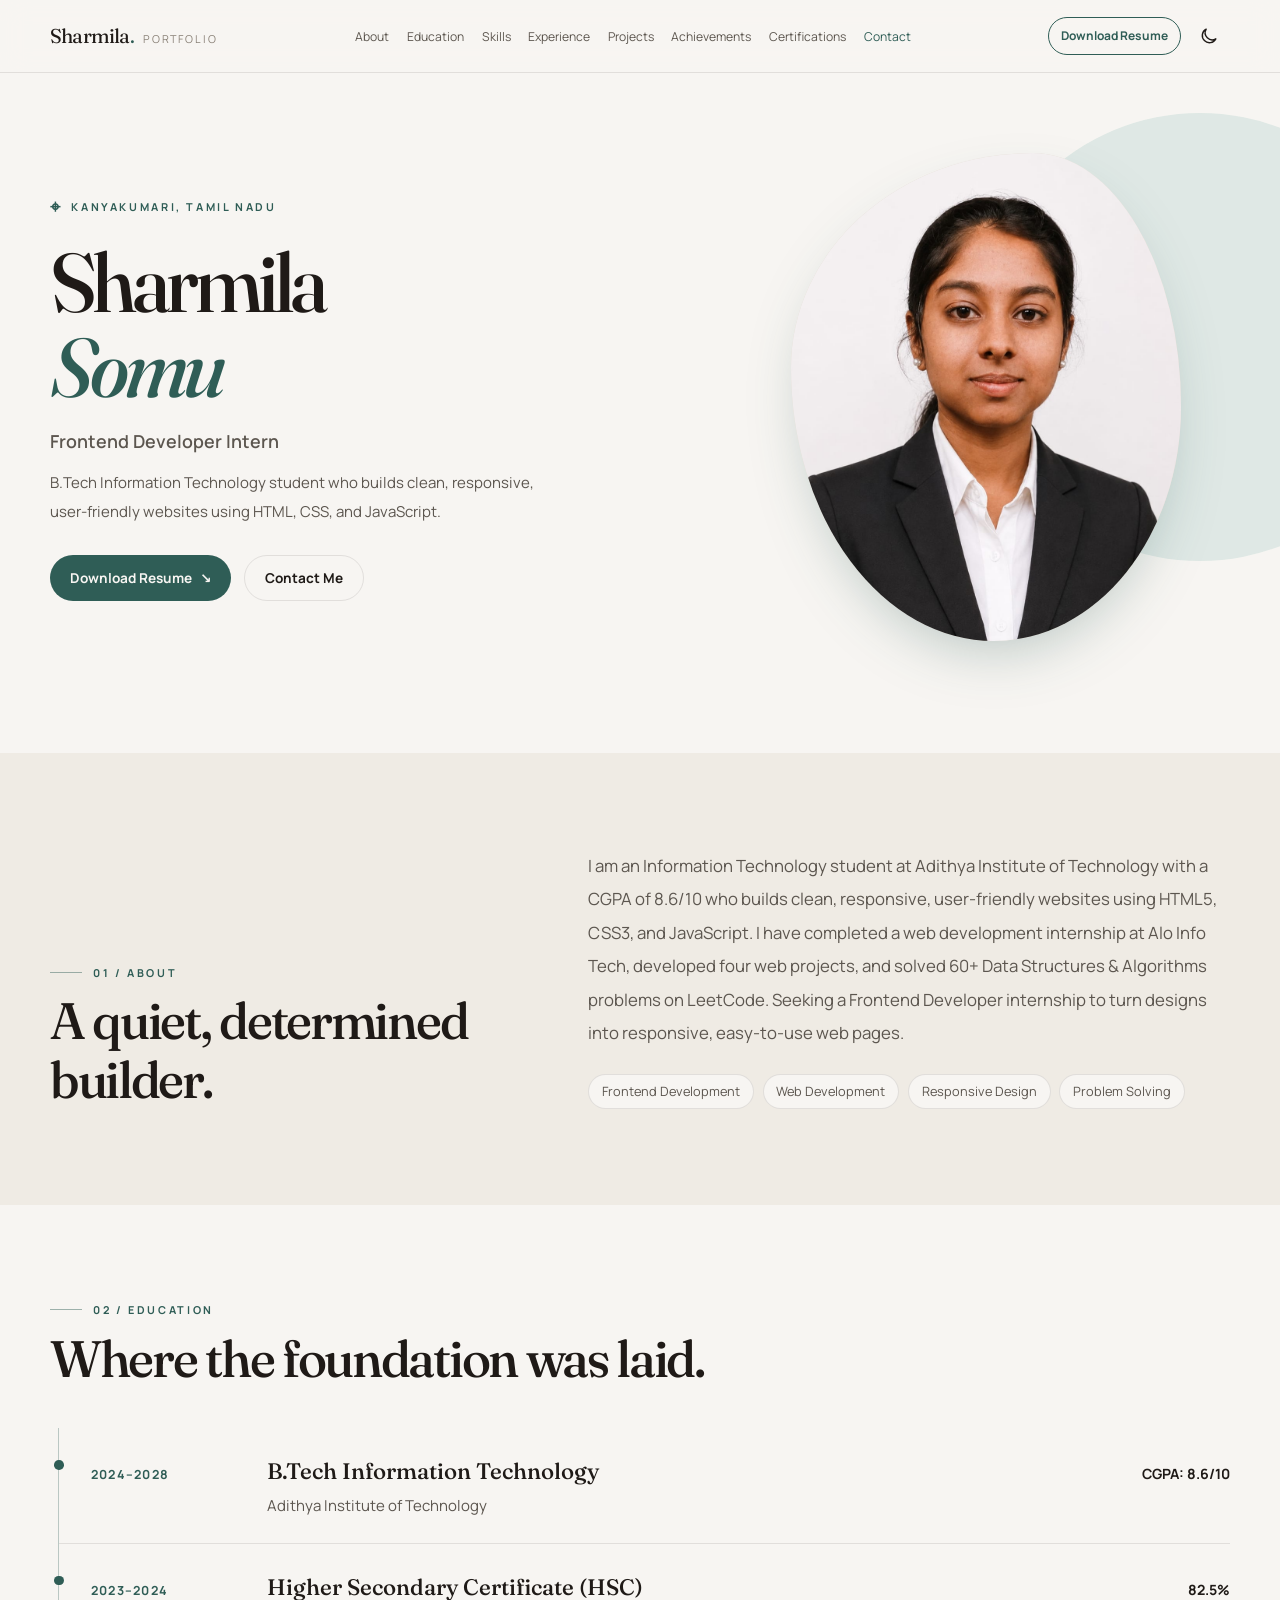
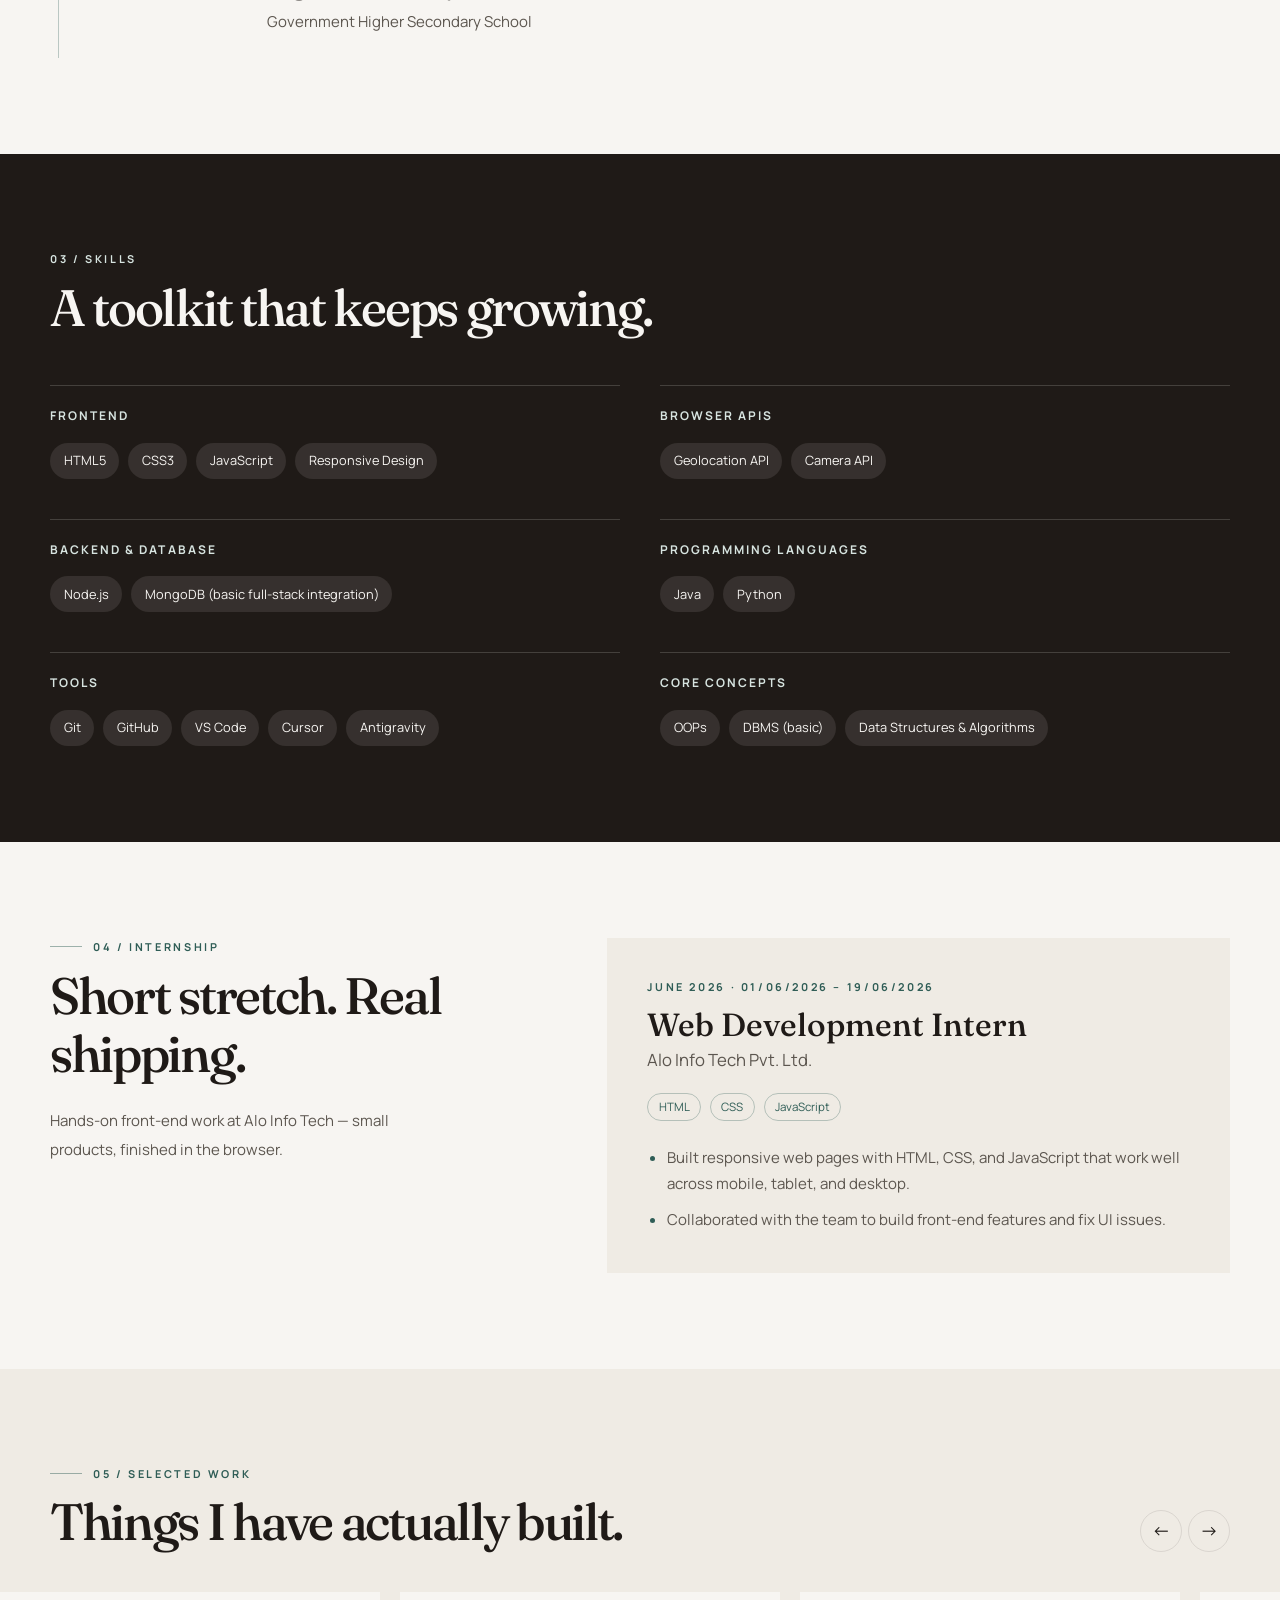
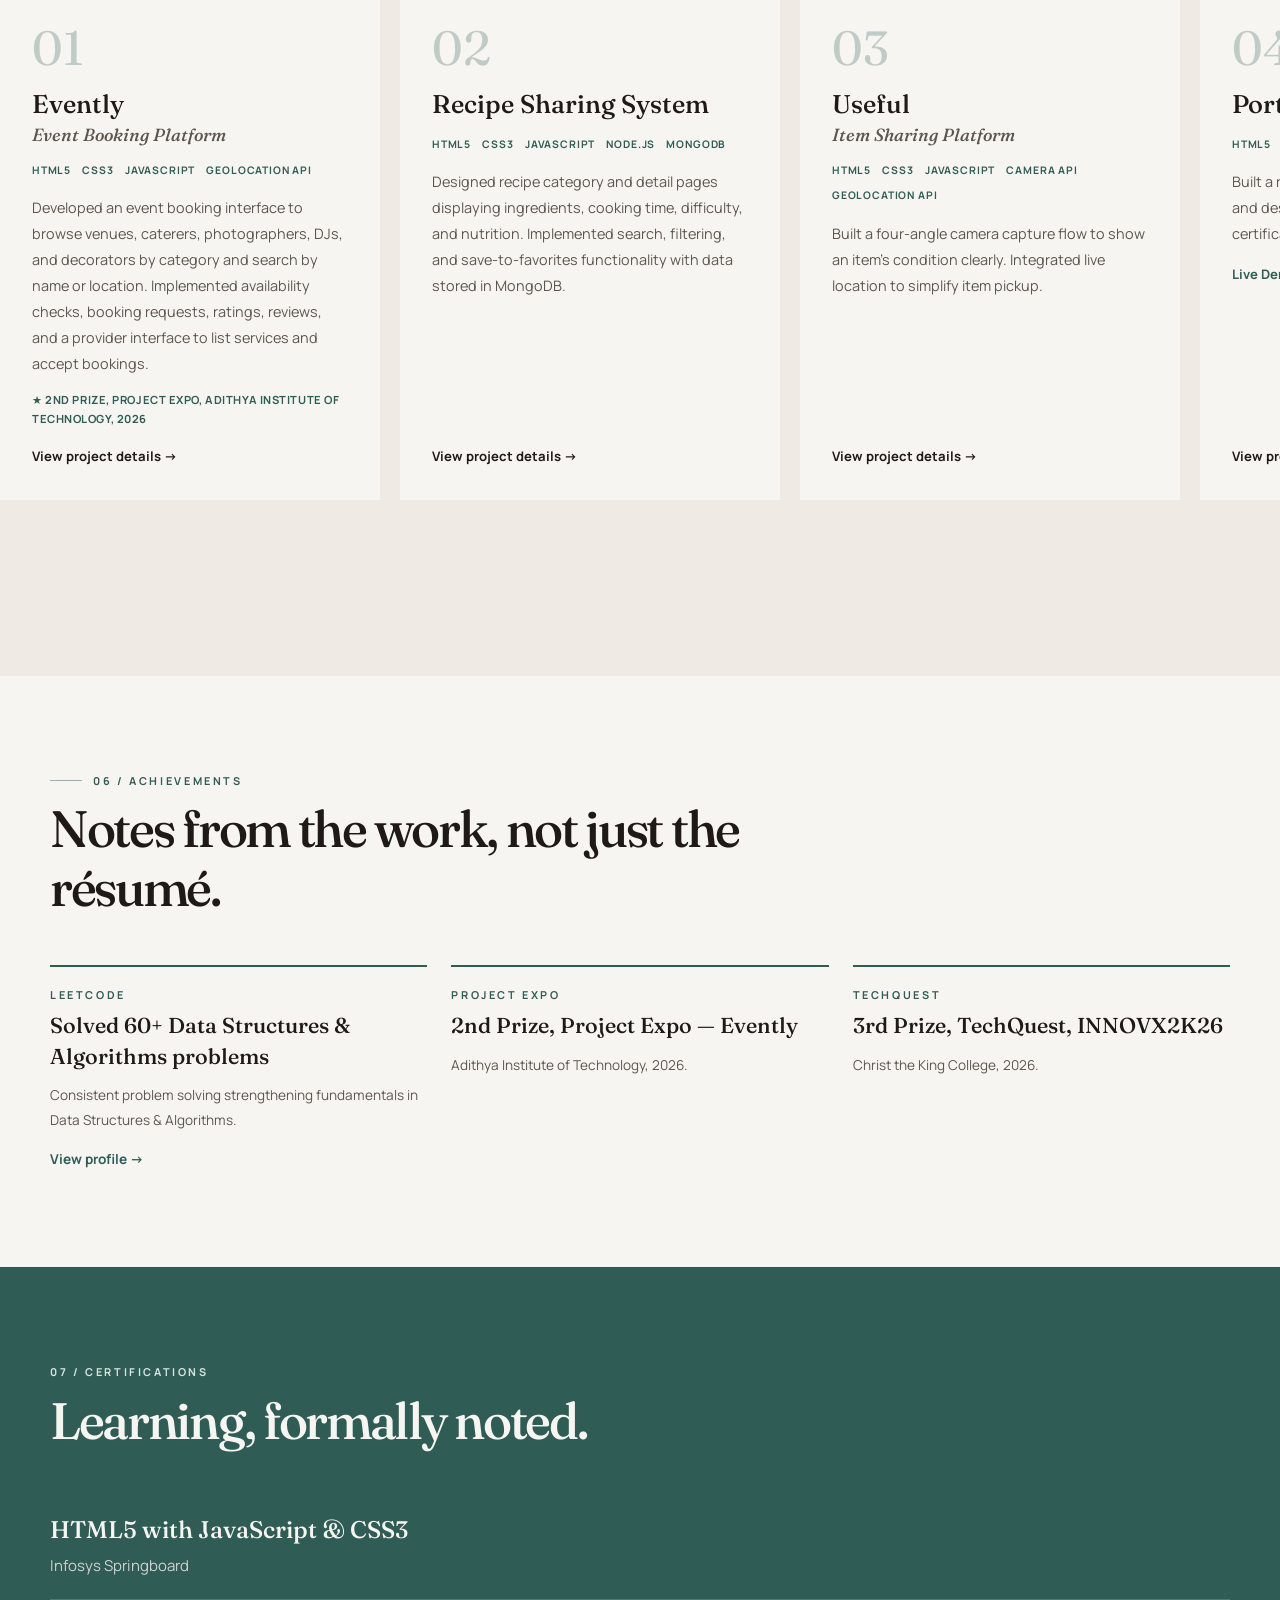
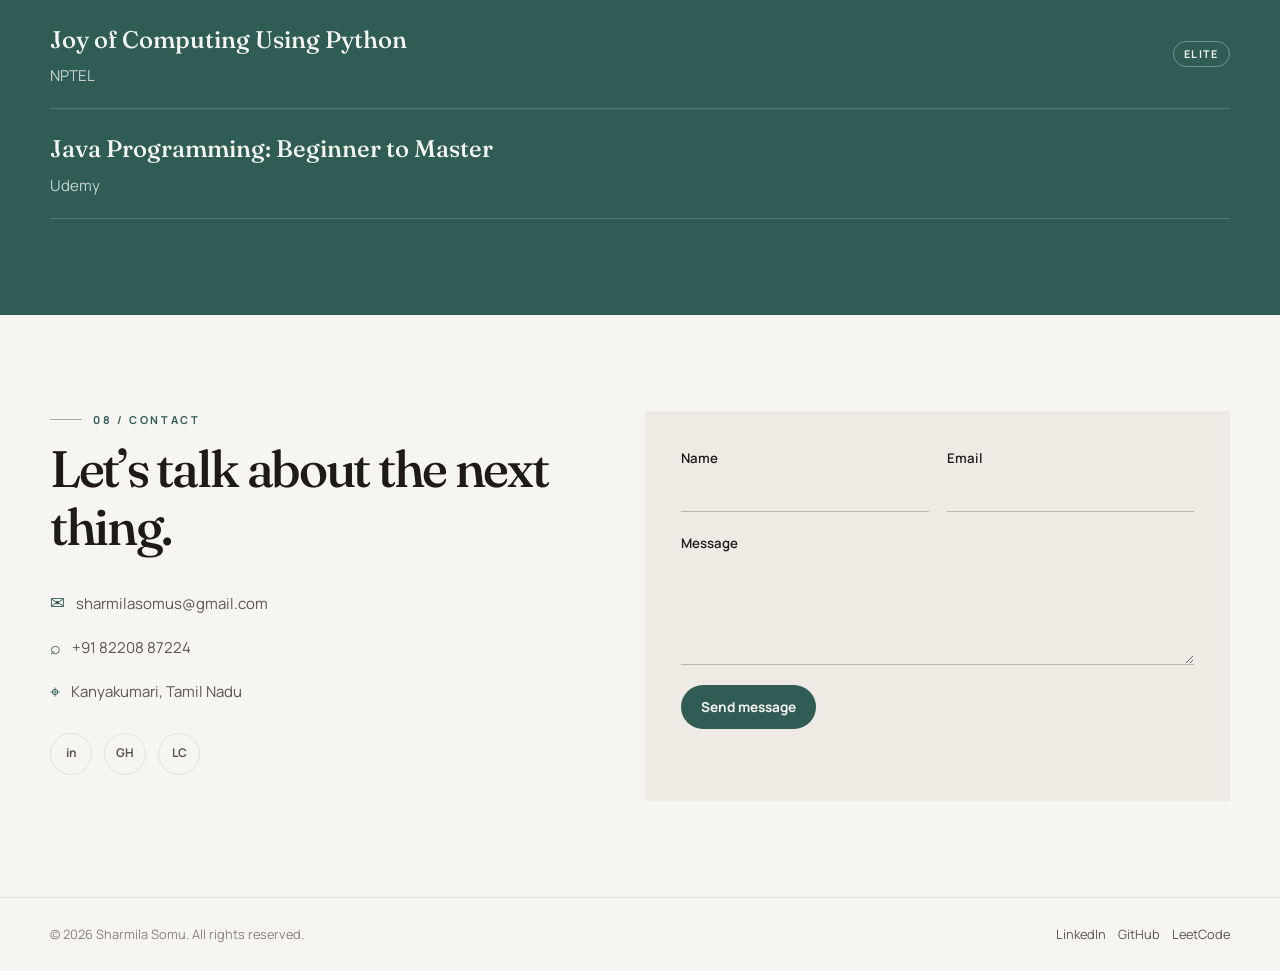
<file: portfolio/index.html>
<!doctype html>
<html lang="en" data-theme="light">
  <head>
    <meta charset="UTF-8" />
    <meta name="viewport" content="width=device-width, initial-scale=1.0" />
    <meta
      name="description"
      content="Sharmila S — Frontend Developer Intern and B.Tech Information Technology student building clean, responsive, user-friendly websites."
    />
    <meta name="theme-color" content="#f7f5f2" />
    <title>Sharmila Somu — Portfolio</title>
    <link rel="preconnect" href="https://fonts.googleapis.com" />
    <link rel="preconnect" href="https://fonts.gstatic.com" crossorigin />
    <link
      href="https://fonts.googleapis.com/css2?family=Fraunces:opsz,wght@9..144,400;9..144,500;9..144,600&family=Manrope:wght@400;500;600;700&display=swap"
      rel="stylesheet"
    />
    <link rel="stylesheet" href="./style.css" />
    <script src="./script.js" defer></script>
  </head>
  <body>
    <header class="site-header">
      <a class="skip-link" href="#hero">Skip to content</a>
      <nav class="site-nav container" aria-label="Primary">
        <a class="brand" href="#hero" aria-label="Sharmila Somu, home">
          <span class="brand-name">Sharmila<span class="brand-dot">.</span></span>
          <span class="brand-label">Portfolio</span>
        </a>

        <ul class="desktop-nav" aria-label="Portfolio sections">
          <li><a href="#about">About</a></li>
          <li><a href="#education">Education</a></li>
          <li><a href="#skills">Skills</a></li>
          <li><a href="#experience">Experience</a></li>
          <li><a href="#projects">Projects</a></li>
          <li><a href="#achievements">Achievements</a></li>
          <li><a href="#certifications">Certifications</a></li>
          <li><a href="#contact">Contact</a></li>
        </ul>

        <div class="nav-actions">
          <a class="button button-outline resume-nav" href="./Sharmila_Somu_Resume.pdf" download="Sharmila_Somu_Resume.pdf">
            <span class="resume-short">Resume</span>
            <span class="resume-full">Download Resume</span>
          </a>
          <button class="icon-button theme-toggle" type="button" aria-label="Switch to dark mode" title="Switch to dark mode">
            <svg class="moon-icon" viewBox="0 0 24 24" aria-hidden="true"><path d="M20.2 15.4A8.5 8.5 0 0 1 8.6 3.8 8.6 8.6 0 1 0 20.2 15.4Z" /></svg>
            <svg class="sun-icon" viewBox="0 0 24 24" aria-hidden="true"><circle cx="12" cy="12" r="4" /><path d="M12 2v2m0 16v2M4.93 4.93l1.42 1.42m11.3 11.3 1.42 1.42M2 12h2m16 0h2M4.93 19.07l1.42-1.42m11.3-11.3 1.42-1.42" /></svg>
          </button>
          <button class="icon-button menu-toggle" type="button" aria-expanded="false" aria-controls="mobile-nav" aria-label="Open menu">
            <svg class="menu-icon" viewBox="0 0 24 24" aria-hidden="true"><path d="M4 7h16M4 12h16M4 17h16" /></svg>
            <svg class="close-icon" viewBox="0 0 24 24" aria-hidden="true"><path d="m6 6 12 12M18 6 6 18" /></svg>
          </button>
        </div>
      </nav>
      <nav class="mobile-nav" id="mobile-nav" aria-label="Mobile" hidden>
        <ul class="container">
          <li><a href="#about">About</a></li>
          <li><a href="#education">Education</a></li>
          <li><a href="#skills">Skills</a></li>
          <li><a href="#experience">Experience</a></li>
          <li><a href="#projects">Projects</a></li>
          <li><a href="#achievements">Achievements</a></li>
          <li><a href="#certifications">Certifications</a></li>
          <li><a href="#contact">Contact</a></li>
        </ul>
      </nav>
    </header>

    <main>
      <section class="hero section-anchor" id="hero">
        <div class="hero-wash" aria-hidden="true"></div>
        <div class="container hero-grid">
          <div class="hero-copy reveal">
            <p class="eyebrow hero-location"><span aria-hidden="true">⌖</span> Kanyakumari, Tamil Nadu</p>
            <h1>Sharmila<br /><span class="italic teal-text">Somu</span></h1>
            <p class="hero-title">Frontend Developer Intern</p>
            <p class="hero-tagline">B.Tech Information Technology student who builds clean, responsive, user-friendly websites using HTML, CSS, and JavaScript.</p>
            <div class="hero-actions">
              <a class="button button-primary" href="./Sharmila_Somu_Resume.pdf" download="Sharmila_Somu_Resume.pdf">
                Download Resume <span aria-hidden="true">↘</span>
              </a>
              <a class="button button-quiet" href="#contact">Contact Me</a>
            </div>
          </div>
          <div class="hero-photo-wrap reveal">
            <div class="photo-accent" aria-hidden="true"></div>
            <div class="photo-frame">
              <img src="./profile.jpeg" alt="Sharmila Somu, professional portrait" />
            </div>
          </div>
        </div>
      </section>

      <section class="section section-muted section-anchor" id="about">
        <div class="container about-grid">
          <div class="reveal">
            <p class="section-kicker"><span aria-hidden="true"></span>01 / About</p>
            <h2>A quiet, determined builder.</h2>
          </div>
          <div class="reveal">
            <p class="lead-copy">I am an Information Technology student at Adithya Institute of Technology with a CGPA of 8.6/10 who builds clean, responsive, user-friendly websites using HTML5, CSS3, and JavaScript. I have completed a web development internship at Alo Info Tech, developed four web projects, and solved 60+ Data Structures &amp; Algorithms problems on LeetCode. Seeking a Frontend Developer internship to turn designs into responsive, easy-to-use web pages.</p>
            <ul class="chip-list interest-list">
              <li>Frontend Development</li>
              <li>Web Development</li>
              <li>Responsive Design</li>
              <li>Problem Solving</li>
            </ul>
          </div>
        </div>
      </section>

      <section class="section section-anchor" id="education">
        <div class="container">
          <div class="reveal">
            <p class="section-kicker"><span aria-hidden="true"></span>02 / Education</p>
            <h2>Where the foundation was laid.</h2>
          </div>
          <ol class="education-list">
            <li class="education-item reveal">
              <p class="education-years">2024–2028</p>
              <div><h3>B.Tech Information Technology</h3><p class="muted-text">Adithya Institute of Technology</p></div>
              <p class="education-result">CGPA: 8.6/10</p>
            </li>
            <li class="education-item reveal">
              <p class="education-years">2023–2024</p>
              <div><h3>Higher Secondary Certificate (HSC)</h3><p class="muted-text">Government Higher Secondary School</p></div>
              <p class="education-result">82.5%</p>
            </li>
          </ol>
        </div>
      </section>

      <section class="section section-dark section-anchor" id="skills">
        <div class="container">
          <div class="reveal">
            <p class="section-kicker section-kicker-light">03 / Skills</p>
            <h2>A toolkit that keeps growing.</h2>
          </div>
          <div class="skills-grid">
            <article class="skill-group reveal"><h3>Frontend</h3><ul class="chip-list"><li>HTML5</li><li>CSS3</li><li>JavaScript</li><li>Responsive Design</li></ul></article>
            <article class="skill-group reveal"><h3>Browser APIs</h3><ul class="chip-list"><li>Geolocation API</li><li>Camera API</li></ul></article>
            <article class="skill-group reveal"><h3>Backend &amp; Database</h3><ul class="chip-list"><li>Node.js</li><li>MongoDB (basic full-stack integration)</li></ul></article>
            <article class="skill-group reveal"><h3>Programming Languages</h3><ul class="chip-list"><li>Java</li><li>Python</li></ul></article>
            <article class="skill-group reveal"><h3>Tools</h3><ul class="chip-list"><li>Git</li><li>GitHub</li><li>VS Code</li><li>Cursor</li><li>Antigravity</li></ul></article>
            <article class="skill-group reveal"><h3>Core Concepts</h3><ul class="chip-list"><li>OOPs</li><li>DBMS (basic)</li><li>Data Structures &amp; Algorithms</li></ul></article>
          </div>
        </div>
      </section>

      <section class="section section-anchor" id="experience">
        <div class="container experience-grid">
          <div class="reveal">
            <p class="section-kicker"><span aria-hidden="true"></span>04 / Internship</p>
            <h2>Short stretch. Real shipping.</h2>
            <p class="section-intro">Hands-on front-end work at Alo Info Tech — small products, finished in the browser.</p>
          </div>
          <article class="experience-card reveal">
            <p class="eyebrow">June 2026 · 01/06/2026 – 19/06/2026</p>
            <h3>Web Development Intern</h3>
            <p class="experience-company">Alo Info Tech Pvt. Ltd.</p>
            <ul class="chip-list tech-list"><li>HTML</li><li>CSS</li><li>JavaScript</li></ul>
            <ul class="bullet-list">
              <li>Built responsive web pages with HTML, CSS, and JavaScript that work well across mobile, tablet, and desktop.</li>
              <li>Collaborated with the team to build front-end features and fix UI issues.</li>
            </ul>
          </article>
        </div>
      </section>

      <section class="section section-muted projects-section section-anchor" id="projects">
        <div class="container">
          <div class="section-heading-row reveal">
            <div><p class="section-kicker"><span aria-hidden="true"></span>05 / Selected work</p><h2>Things I have actually built.</h2></div>
            <div class="carousel-controls">
              <button class="icon-button carousel-button" type="button" data-scroll="-1" aria-label="Previous project">←</button>
              <button class="icon-button carousel-button" type="button" data-scroll="1" aria-label="Next project">→</button>
            </div>
          </div>
        </div>
        <div class="project-track hide-scrollbar" aria-label="Project gallery" tabindex="0">
          <article class="project-card">
            <p class="project-number">01</p><h3>Evently<span class="project-subtitle">Event Booking Platform</span></h3>
            <ul class="project-stack"><li>HTML5</li><li>CSS3</li><li>JavaScript</li><li>Geolocation API</li></ul>
            <p class="project-description">Developed an event booking interface to browse venues, caterers, photographers, DJs, and decorators by category and search by name or location. Implemented availability checks, booking requests, ratings, reviews, and a provider interface to list services and accept bookings.</p>
            <p class="project-award">★ 2nd Prize, Project Expo, Adithya Institute of Technology, 2026</p>
            <button class="text-button project-details" type="button">View project details <span aria-hidden="true">→</span></button>
          </article>
          <article class="project-card">
            <p class="project-number">02</p><h3>Recipe Sharing System</h3>
            <ul class="project-stack"><li>HTML5</li><li>CSS3</li><li>JavaScript</li><li>Node.js</li><li>MongoDB</li></ul>
            <p class="project-description">Designed recipe category and detail pages displaying ingredients, cooking time, difficulty, and nutrition. Implemented search, filtering, and save-to-favorites functionality with data stored in MongoDB.</p>
            <button class="text-button project-details" type="button">View project details <span aria-hidden="true">→</span></button>
          </article>
          <article class="project-card">
            <p class="project-number">03</p><h3>Useful<span class="project-subtitle">Item Sharing Platform</span></h3>
            <ul class="project-stack"><li>HTML5</li><li>CSS3</li><li>JavaScript</li><li>Camera API</li><li>Geolocation API</li></ul>
            <p class="project-description">Built a four-angle camera capture flow to show an item's condition clearly. Integrated live location to simplify item pickup.</p>
            <button class="text-button project-details" type="button">View project details <span aria-hidden="true">→</span></button>
          </article>
          <article class="project-card">
            <p class="project-number">04</p><h3>Portfolio Website</h3>
            <ul class="project-stack"><li>HTML5</li><li>CSS3</li><li>JavaScript</li></ul>
            <p class="project-description">Built a responsive portfolio for mobile, tablet, and desktop to showcase my skills, projects, certifications, and contact information.</p>
            <a class="project-live-link" href="https://sharmiportfolio-jsh5e2bm8-sharmi3.vercel.app" target="_blank" rel="noreferrer">Live Demo →</a>
            <button class="text-button project-details" type="button">View project details <span aria-hidden="true">→</span></button>
          </article>
        </div>
      </section>

      <section class="section section-anchor" id="achievements">
        <div class="container">
          <div class="reveal"><p class="section-kicker"><span aria-hidden="true"></span>06 / Achievements</p><h2>Notes from the work, not just the résumé.</h2></div>
          <div class="achievement-grid">
            <article class="achievement-card reveal"><p class="eyebrow">LeetCode</p><h3>Solved 60+ Data Structures &amp; Algorithms problems</h3><p class="muted-text">Consistent problem solving strengthening fundamentals in Data Structures &amp; Algorithms.</p><a href="https://leetcode.com/u/Sharmila_S24/" target="_blank" rel="noreferrer" class="inline-link">View profile →</a></article>
            <article class="achievement-card reveal"><p class="eyebrow">Project Expo</p><h3>2nd Prize, Project Expo — Evently</h3><p class="muted-text">Adithya Institute of Technology, 2026.</p></article>
            <article class="achievement-card reveal"><p class="eyebrow">TechQuest</p><h3>3rd Prize, TechQuest, INNOVX2K26</h3><p class="muted-text">Christ the King College, 2026.</p></article>
          </div>
        </div>
      </section>

      <section class="section section-teal section-anchor" id="certifications">
        <div class="container">
          <div class="reveal"><p class="section-kicker section-kicker-light">07 / Certifications</p><h2>Learning, formally noted.</h2></div>
          <ul class="certification-list">
            <li class="reveal"><div><h3>HTML5 with JavaScript &amp; CSS3</h3><p>Infosys Springboard</p></div></li>
            <li class="reveal"><div><h3>Joy of Computing Using Python</h3><p>NPTEL</p></div><span class="cert-note">Elite</span></li>
            <li class="reveal"><div><h3>Java Programming: Beginner to Master</h3><p>Udemy</p></div></li>
          </ul>
        </div>
      </section>

      <section class="section section-anchor" id="contact">
        <div class="container contact-grid">
          <div class="reveal">
            <p class="section-kicker"><span aria-hidden="true"></span>08 / Contact</p>
            <h2>Let’s talk about the next thing.</h2>
            <ul class="contact-list">
              <li><a href="mailto:sharmilasomus@gmail.com"><span aria-hidden="true">✉</span> sharmilasomus@gmail.com</a></li>
              <li><a href="tel:+918220887224"><span aria-hidden="true">⌕</span> +91 82208 87224</a></li>
              <li><span aria-hidden="true">⌖</span> Kanyakumari, Tamil Nadu</li>
            </ul>
            <div class="social-links">
              <a href="https://linkedin.com/in/sharmila-somu" target="_blank" rel="noreferrer" aria-label="LinkedIn">in</a>
              <a href="https://github.com/Sharmila22565" target="_blank" rel="noreferrer" aria-label="GitHub">GH</a>
              <a href="https://leetcode.com/u/Sharmila_S24/" target="_blank" rel="noreferrer" aria-label="LeetCode profile Sharmila_S24">LC</a>
            </div>
          </div>
          <form class="contact-form reveal" id="contact-form">
            <div class="form-row">
              <label>Name<input name="name" autocomplete="name" required /></label>
              <label>Email<input name="email" type="email" autocomplete="email" required /></label>
            </div>
            <label>Message<textarea name="message" rows="4" required></textarea></label>
            <button class="button button-primary" type="submit">Send message</button>
            <p class="form-status" role="status" aria-live="polite"></p>
          </form>
        </div>
      </section>
    </main>

    <footer class="site-footer">
      <div class="container footer-inner">
        <p>© <span id="current-year"></span> Sharmila Somu. All rights reserved.</p>
        <div class="footer-links">
          <a href="https://linkedin.com/in/sharmila-somu" target="_blank" rel="noreferrer">LinkedIn</a>
          <a href="https://github.com/Sharmila22565" target="_blank" rel="noreferrer">GitHub</a>
          <a href="https://leetcode.com/u/Sharmila_S24/" target="_blank" rel="noreferrer">LeetCode</a>
        </div>
      </div>
    </footer>

    <dialog class="project-dialog" aria-labelledby="project-dialog-title">
      <div class="dialog-inner">
        <div class="dialog-heading">
          <div class="dialog-content"></div>
          <button class="icon-button dialog-close" type="button" aria-label="Close project details">×</button>
        </div>
      </div>
    </dialog>
  </body>
</html>
</file>
<file: crud/styles.css>
:root {
  color-scheme: light;
  --ink: #232923;
  --muted: #8b9189;
  --line: #eceee9;
  --green: #477b5c;
  --green-dark: #356447;
  --green-soft: #eaf2eb;
  --paper: #fff;
  --canvas: #f7f8f5;
  --font-body: "Segoe UI", Arial, sans-serif;
  --font-display: "Segoe UI", Arial, sans-serif;
}

* { box-sizing: border-box; }

body {
  margin: 0;
  min-width: 320px;
  background: var(--canvas);
  color: var(--ink);
  font-family: var(--font-body);
  font-size: 14px;
  -webkit-font-smoothing: antialiased;
}

button, input, select { font: inherit; }
button { color: inherit; }

.app-shell { display: flex; min-height: 100vh; }

.sidebar {
  position: fixed;
  inset: 0 auto 0 0;
  z-index: 2;
  display: flex;
  width: 248px;
  flex-direction: column;
  padding: 31px 18px 20px;
  border-right: 1px solid #edf0ea;
  background: #fff;
}

.brand {
  display: flex;
  width: fit-content;
  align-items: center;
  gap: 10px;
  margin: 0 0 57px 7px;
  color: #29362c;
  font-family: var(--font-display);
  font-size: 21px;
  font-weight: 800;
  letter-spacing: -1.1px;
  text-decoration: none;
}

.brand-mark {
  display: grid;
  width: 31px;
  height: 31px;
  place-items: center;
  border-radius: 10px;
  background: #497c5d;
  color: white;
  transform: rotate(-4deg);
}
.brand-mark svg { width: 21px; height: 21px; }
.brand-period { color: #78a582; }

.sidebar-label {
  margin: 0 0 13px 10px;
  color: #a4aaa2;
  font-size: 10px;
  font-weight: 700;
  letter-spacing: 1.15px;
}

.status-nav { display: grid; gap: 5px; }
.nav-item {
  display: flex;
  min-height: 43px;
  align-items: center;
  gap: 11px;
  padding: 0 11px;
  border: 0;
  border-radius: 8px;
  background: transparent;
  color: #6f766e;
  cursor: pointer;
  text-align: left;
  transition: background .18s ease, color .18s ease;
}
.nav-item:hover { background: #f7f8f5; color: var(--ink); }
.nav-item.is-active { background: #edf4ee; color: #376548; font-weight: 600; }
.nav-icon { display: grid; width: 18px; place-items: center; font-size: 18px; line-height: 1; }
.nav-icon-circle { font-size: 20px; }
.nav-count { margin-left: auto; color: #a0a69e; font-size: 12px; }
.nav-item.is-active .nav-count { color: #598064; }
.category-label { margin-top: 40px; }
.category-list { display: grid; gap: 17px; padding: 5px 12px; }
.category-link { display: flex; align-items: center; gap: 11px; color: #727970; font-size: 13px; }
.category-dot { width: 8px; height: 8px; border-radius: 50%; }
.work-dot { background: #6991cc; }
.personal-dot { background: #d7a260; }
.study-dot { background: #9c79bd; }

.sidebar-note {
  margin-top: auto;
  padding: 17px 16px 15px;
  border: 1px solid #e8eee8;
  border-radius: 10px;
  background: #f8faf7;
}
.note-sparkle { color: #61916d; font-size: 18px; }
.sidebar-note p { margin: 8px 0 0; color: #777f75; font-size: 12px; line-height: 1.65; }
.sidebar-footer { display: flex; align-items: center; gap: 10px; padding: 21px 2px 0; }
.avatar, .user-avatar { display: grid; place-items: center; border-radius: 50%; background: #e8d8c8; color: #765943; font-weight: 700; }
.avatar { width: 31px; height: 31px; font-size: 12px; }
.profile-name { color: #656d64; font-size: 12px; font-weight: 600; }
.profile-menu { margin-left: auto; color: #9ea49d; font-size: 20px; letter-spacing: 1px; }

.main-content { width: calc(100% - 248px); min-height: 100vh; margin-left: 248px; }
.topbar {
  display: flex;
  height: 70px;
  align-items: center;
  justify-content: space-between;
  padding: 0 5.2%;
  border-bottom: 1px solid #eceee9;
  background: rgba(255,255,255,.82);
}
.breadcrumb { display: flex; align-items: center; gap: 11px; color: #9aa097; font-size: 12px; }
.breadcrumb strong { color: #50584f; font-weight: 600; }
.crumb-slash { color: #ccd0c9; }
.topbar-right { display: flex; align-items: center; gap: 17px; }
.today-label { color: #7d857b; font-size: 12px; }
.topbar-divider { width: 1px; height: 20px; background: #e6e9e3; }
.user-avatar { width: 31px; height: 31px; font-size: 12px; }

.content-wrap { width: min(1054px, 100%); margin: 0 auto; padding: 46px 5.2% 20px; }
.welcome-row { display: flex; align-items: center; justify-content: space-between; margin-bottom: 31px; }
.eyebrow { display: flex; align-items: center; gap: 8px; margin: 0 0 12px; color: #8c958a; font-size: 9px; font-weight: 700; letter-spacing: 1.35px; }
.eyebrow-line { width: 17px; height: 1px; background: #78a482; }
h1, h2, h3, p { margin-top: 0; }
h1 { margin-bottom: 9px; font-family: var(--font-display); font-size: clamp(30px, 3.2vw, 39px); font-weight: 700; letter-spacing: -1.9px; line-height: 1.18; }
h1 span { color: #548064; }
.page-subtitle { margin-bottom: 0; color: #929991; font-size: 13px; }
.date-card { display: grid; width: 62px; height: 65px; align-content: center; justify-items: center; gap: 2px; border: 1px solid #e6eae3; border-radius: 10px; background: white; box-shadow: 0 3px 12px rgba(37,54,38,.025); }
.date-card-day { color: #477b5c; font-family: var(--font-display); font-size: 23px; font-weight: 700; line-height: 1.1; }
.date-card-month { color: #969d94; font-size: 9px; font-weight: 600; letter-spacing: .8px; text-transform: uppercase; }

.summary-grid { display: grid; grid-template-columns: repeat(3, 1fr); gap: 13px; margin-bottom: 40px; }
.summary-card { display: flex; min-height: 92px; align-items: center; gap: 13px; padding: 17px; border: 1px solid #edf0ea; border-radius: 10px; background: white; box-shadow: 0 3px 12px rgba(34,48,35,.018); }
.summary-icon { display: grid; width: 39px; height: 39px; flex: 0 0 auto; place-items: center; border-radius: 10px; }
.summary-icon svg { width: 19px; height: 19px; }
.total-icon { background: #eef2fa; color: #687fac; }
.progress-icon { background: #fbf3e7; color: #cb9550; }
.done-icon { background: #edf5ed; color: #53825e; }
.summary-card > div { display: grid; gap: 2px; }
.summary-label { color: #9ba198; font-size: 9px; font-weight: 700; letter-spacing: .65px; white-space: nowrap; }
.summary-card strong { font-family: var(--font-display); font-size: 22px; font-weight: 700; line-height: 1.15; }
.summary-caption { margin-left: auto; color: #a5aba3; font-size: 10px; white-space: nowrap; }

.task-section { padding: 25px 24px 23px; border: 1px solid #ecefe9; border-radius: 12px; background: #fff; box-shadow: 0 4px 20px rgba(35,47,37,.025); }
.section-heading { display: flex; align-items: center; justify-content: space-between; gap: 16px; margin-bottom: 19px; }
.section-heading h2 { display: flex; align-items: center; gap: 9px; margin: 0 0 5px; font-family: var(--font-display); font-size: 17px; letter-spacing: -.4px; }
.heading-count { display: inline-grid; min-width: 21px; height: 20px; place-items: center; padding: 0 6px; border-radius: 6px; background: #f1f3ef; color: #818980; font-family: var(--font-body); font-size: 10px; font-weight: 600; }
.section-subtitle { margin: 0; color: #9ba198; font-size: 11px; }
.search-box { display: flex; width: 207px; height: 35px; align-items: center; gap: 8px; padding: 0 9px; border: 1px solid #e9ece7; border-radius: 7px; color: #a3aaa1; }
.search-box svg { width: 15px; height: 15px; flex: 0 0 auto; }
.search-box input { width: 100%; min-width: 0; border: 0; outline: 0; color: var(--ink); font-size: 11px; }
.search-box input::placeholder { color: #a9afa8; }
kbd { display: grid; width: 17px; height: 18px; flex: 0 0 auto; place-items: center; border: 1px solid #eceeea; border-radius: 4px; background: #fafbf9; color: #a2a9a0; font-family: var(--font-body); font-size: 10px; }

.add-task-form { display: flex; min-height: 48px; align-items: center; gap: 10px; padding: 5px 6px 5px 12px; border: 1px solid #e8ece6; border-radius: 8px; background: #fff; transition: border-color .2s, box-shadow .2s; }
.add-task-form:focus-within { border-color: #9ab79e; box-shadow: 0 0 0 3px rgba(93,137,101,.08); }
.add-plus { display: grid; width: 20px; height: 20px; flex: 0 0 auto; place-items: center; border: 1px dashed #b6c7b5; border-radius: 6px; color: #719477; font-size: 17px; line-height: 1; }
.add-task-form > input[type="text"] { min-width: 70px; flex: 1; border: 0; outline: 0; color: var(--ink); font-size: 12px; }
.add-task-form > input::placeholder { color: #a1a79f; }
.add-task-form select, .add-task-form input[type="date"] { max-width: 130px; border: 0; outline: 0; background: transparent; color: #80887e; font-size: 10px; }
.add-task-form select { width: 87px; }
.add-task-form input[type="date"] { width: 120px; }
.add-button { display: inline-flex; min-height: 35px; flex: 0 0 auto; align-items: center; justify-content: center; gap: 6px; padding: 0 12px; border: 0; border-radius: 6px; background: #477b5c; color: white; cursor: pointer; font-size: 11px; font-weight: 600; transition: background .18s, transform .18s; }
.add-button:hover { background: #386949; transform: translateY(-1px); }
.add-button span { font-size: 15px; font-weight: 400; line-height: 1; }

.filter-row { display: flex; align-items: center; justify-content: space-between; margin: 21px 0 5px; }
.filter-tabs { display: flex; gap: 4px; }
.filter-tab { display: flex; min-height: 29px; align-items: center; gap: 6px; padding: 0 10px; border: 0; border-radius: 6px; background: transparent; color: #929990; cursor: pointer; font-size: 10px; transition: background .15s, color .15s; }
.filter-tab:hover { background: #f6f8f5; color: #526351; }
.filter-tab.is-selected { background: #edf4ee; color: #477b5c; font-weight: 600; }
.filter-tab span { color: #a0a79e; font-size: 9px; }
.filter-tab.is-selected span { color: #6d9475; }
.sort-label { color: #a1a79f; font-size: 10px; }
.sort-label strong { color: #6f776d; font-weight: 600; }
.sort-label > span { margin-left: 3px; font-size: 14px; }

.task-list { display: grid; }
.task-row { display: flex; min-height: 67px; align-items: center; gap: 12px; border-bottom: 1px solid #f0f1ee; animation: task-enter .25s ease both; }
.task-row:last-child { border-bottom-color: transparent; }
@keyframes task-enter { from { opacity: 0; transform: translateY(5px); } to { opacity: 1; transform: translateY(0); } }
.task-check { position: relative; display: grid; width: 18px; height: 18px; flex: 0 0 auto; place-items: center; }
.task-check input { position: absolute; width: 18px; height: 18px; margin: 0; opacity: 0; cursor: pointer; }
.check-visual { display: grid; width: 17px; height: 17px; place-items: center; border: 1.5px solid #d5dcd3; border-radius: 50%; color: transparent; font-size: 11px; transition: background .2s, border-color .2s, transform .2s; pointer-events: none; }
.task-check:hover .check-visual { border-color: #79a17e; }
.task-check input:focus-visible + .check-visual { outline: 3px solid #cfe0d0; outline-offset: 2px; }
.task-check input:checked + .check-visual { border-color: #5b8b65; background: #5b8b65; color: white; animation: check-pop .24s ease; }
@keyframes check-pop { 50% { transform: scale(1.2); } }
.task-main { min-width: 0; flex: 1; }
.task-title { overflow: hidden; margin: 0 0 5px; color: #414940; font-size: 12px; font-weight: 500; text-overflow: ellipsis; white-space: nowrap; }
.task-row.is-completed .task-title { color: #a4aaa2; text-decoration: line-through; text-decoration-color: #b6beb5; }
.task-meta { display: flex; align-items: center; gap: 8px; }
.category-pill { display: inline-flex; align-items: center; gap: 5px; padding: 3px 7px; border-radius: 4px; font-size: 9px; font-weight: 600; }
.category-pill::before { width: 5px; height: 5px; border-radius: 50%; background: currentColor; content: ""; }
.category-work { background: #eff3fb; color: #7189b4; }
.category-personal { background: #faf2e7; color: #b88a51; }
.category-study { background: #f4eff9; color: #9173ae; }
.due-date { display: inline-flex; align-items: center; gap: 4px; color: #a0a69e; font-size: 9px; }
.due-date svg { width: 11px; height: 11px; }
.due-date.is-overdue { color: #c36c5e; }
.due-date.is-today { color: #bd8a4c; }
.task-actions { display: flex; align-items: center; gap: 4px; opacity: 0; transition: opacity .16s; }
.task-row:hover .task-actions, .task-row:focus-within .task-actions { opacity: 1; }
.icon-button { display: grid; width: 29px; height: 29px; place-items: center; border: 0; border-radius: 6px; background: transparent; color: #9ba39a; cursor: pointer; font-size: 15px; transition: background .15s, color .15s; }
.icon-button:hover { background: #f0f4ef; color: #477b5c; }
.icon-button.delete-button:hover { background: #fbefed; color: #bc675b; }
.empty-state { padding: 43px 15px 34px; text-align: center; }
.empty-illustration { display: grid; width: 43px; height: 43px; place-items: center; margin: 0 auto 13px; border-radius: 14px; background: #eff5ef; color: #6b9772; font-size: 20px; }
.empty-state h3 { margin: 0 0 6px; font-family: var(--font-display); font-size: 14px; }
.empty-state p { margin: 0; color: #9aa198; font-size: 11px; }
.storage-notice { margin: 14px 0 0; padding: 9px 11px; border-radius: 6px; background: #fff4eb; color: #9b5b39; font-size: 11px; }
.content-footer { display: flex; justify-content: space-between; padding: 20px 2px 0; color: #a4aaa2; font-size: 10px; }
.footer-check { margin-right: 4px; color: #73a07b; }
.footer-heart { color: #d58e83; }
.visually-hidden { position: absolute; width: 1px; height: 1px; overflow: hidden; clip: rect(0,0,0,0); white-space: nowrap; clip-path: inset(50%); }

.edit-dialog { width: min(440px, calc(100% - 32px)); padding: 25px; border: 1px solid #e7ebe4; border-radius: 13px; background: white; box-shadow: 0 22px 70px rgba(27,39,28,.2); }
.edit-dialog::backdrop { background: rgba(27,39,29,.28); backdrop-filter: blur(2px); }
.edit-dialog form { display: grid; gap: 9px; }
.dialog-heading { display: flex; align-items: flex-start; justify-content: space-between; margin-bottom: 10px; }
.dialog-heading .eyebrow { margin-bottom: 7px; }
.dialog-heading h2 { margin: 0; font-family: var(--font-display); font-size: 21px; letter-spacing: -.6px; }
.dialog-close { display: grid; width: 28px; height: 28px; place-items: center; border: 0; border-radius: 6px; background: #f5f7f3; color: #747d73; cursor: pointer; font-size: 20px; }
.edit-dialog label { color: #6f786e; font-size: 11px; font-weight: 600; }
.edit-dialog input, .edit-dialog select { width: 100%; height: 39px; margin: 0 0 7px; padding: 0 10px; border: 1px solid #e6eae3; border-radius: 6px; outline: 0; color: #364037; font-size: 12px; }
.edit-dialog input:focus, .edit-dialog select:focus { border-color: #91ae95; box-shadow: 0 0 0 3px rgba(93,137,101,.08); }
.dialog-fields { display: grid; grid-template-columns: 1fr 1fr; gap: 12px; }
.dialog-fields > div { display: grid; }
.dialog-actions { display: flex; justify-content: flex-end; gap: 8px; margin-top: 10px; }
.cancel-button { min-height: 35px; padding: 0 12px; border: 1px solid #e5e9e2; border-radius: 6px; background: white; color: #7d857b; cursor: pointer; font-size: 11px; }
.cancel-button:hover { background: #f7f8f5; }

@media (max-width: 1050px) {
  .sidebar { width: 218px; }
  .main-content { width: calc(100% - 218px); margin-left: 218px; }
  .content-wrap { padding-right: 4%; padding-left: 4%; }
  .summary-card { gap: 9px; padding: 13px; }
  .summary-caption { display: none; }
  .task-section { padding-right: 19px; padding-left: 19px; }
}

@media (max-width: 760px) {
  .sidebar { position: static; width: 64px; flex: 0 0 64px; align-items: center; padding: 20px 8px; }
  .brand { margin: 0 0 39px; }
  .brand > span:last-child, .sidebar-label, .nav-item > span:not(.nav-icon), .category-list, .sidebar-note, .sidebar-footer { display: none; }
  .status-nav { width: 100%; gap: 9px; }
  .nav-item { width: 46px; min-height: 43px; justify-content: center; padding: 0; }
  .nav-icon { font-size: 19px; }
  .main-content { width: calc(100% - 64px); margin-left: 0; }
  .topbar { height: 60px; padding: 0 5%; }
  .content-wrap { padding-top: 34px; }
}

@media (max-width: 560px) {
  .sidebar { width: 54px; flex-basis: 54px; padding-right: 4px; padding-left: 4px; }
  .brand-mark { width: 29px; height: 29px; }
  .nav-item { width: 42px; }
  .main-content { width: calc(100% - 54px); }
  .topbar { padding-right: 17px; padding-left: 17px; }
  .breadcrumb { gap: 7px; font-size: 10px; }
  .today-label { font-size: 10px; }
  .content-wrap { padding: 27px 14px 15px; }
  .welcome-row { align-items: flex-start; margin-bottom: 22px; }
  h1 { font-size: 29px; }
  .page-subtitle { max-width: 260px; font-size: 11px; line-height: 1.5; }
  .date-card { width: 51px; height: 57px; flex: 0 0 auto; margin-left: 6px; }
  .date-card-day { font-size: 20px; }
  .summary-grid { gap: 7px; margin-bottom: 25px; }
  .summary-card { min-height: 78px; flex-direction: column; align-items: flex-start; gap: 5px; padding: 10px; }
  .summary-icon { width: 27px; height: 27px; border-radius: 7px; }
  .summary-icon svg { width: 15px; height: 15px; }
  .summary-card > div { display: flex; width: 100%; align-items: baseline; justify-content: space-between; gap: 3px; }
  .summary-label { font-size: 7px; letter-spacing: .25px; }
  .summary-card strong { font-size: 16px; }
  .task-section { padding: 17px 12px 15px; }
  .section-heading { align-items: flex-start; flex-direction: column; gap: 11px; margin-bottom: 14px; }
  .search-box { width: 100%; }
  .add-task-form { flex-wrap: wrap; gap: 7px; padding: 8px; }
  .add-plus { margin-left: 2px; }
  .add-task-form > input[type="text"] { flex-basis: calc(100% - 45px); }
  .add-task-form select { width: auto; max-width: none; margin-left: 28px; }
  .add-task-form input[type="date"] { width: auto; max-width: none; flex: 1; }
  .add-button { margin-left: auto; }
  .filter-row { margin-top: 16px; }
  .filter-tab { gap: 4px; padding: 0 7px; font-size: 9px; }
  .sort-label { font-size: 9px; }
  .task-row { min-height: 65px; gap: 8px; }
  .task-title { font-size: 11px; }
  .task-actions { gap: 0; opacity: 1; }
  .icon-button { width: 26px; height: 28px; }
  .content-footer { gap: 8px; font-size: 8px; }
}

@media (prefers-reduced-motion: reduce) {
  *, *::before, *::after { scroll-behavior: auto !important; animation-duration: .01ms !important; animation-iteration-count: 1 !important; transition-duration: .01ms !important; }
}

/* A warmer, more expressive dashboard finish. */
:root {
  --ink: #202a23;
  --muted: #78847b;
  --line: #e8eee7;
  --green: #387653;
  --green-dark: #285d40;
  --green-soft: #e8f4e9;
  --canvas: #f3f6f1;
}

body {
  background:
    radial-gradient(ellipse at 86% 4%, rgba(216, 233, 211, .48), transparent 31rem),
    radial-gradient(ellipse at 34% 72%, rgba(244, 233, 211, .3), transparent 33rem),
    var(--canvas);
}

button, a, input, select { -webkit-tap-highlight-color: transparent; }
button:focus-visible, a:focus-visible, input:focus-visible, select:focus-visible {
  outline: 3px solid rgba(95, 151, 105, .3);
  outline-offset: 3px;
}

.sidebar {
  border-right-color: rgba(224, 233, 223, .9);
  background: rgba(255, 255, 255, .86);
  backdrop-filter: blur(18px);
}
.brand-mark { box-shadow: 0 6px 15px rgba(58, 112, 72, .24); transition: transform .35s cubic-bezier(.2,.8,.2,1), box-shadow .35s; }
.brand:hover .brand-mark { transform: rotate(7deg) scale(1.09); box-shadow: 0 8px 20px rgba(58, 112, 72, .32); }
.nav-item { transition: background .22s ease, color .22s ease, transform .22s ease, padding .22s ease; }
.nav-item:hover { transform: translateX(3px); }
.nav-item.is-active { box-shadow: inset 3px 0 #518260; }
.category-link { transition: transform .2s ease, color .2s ease; }
.category-link:hover { transform: translateX(3px); color: #384b3b; }
.category-dot { transition: transform .2s ease, box-shadow .2s ease; }
.category-link:hover .category-dot { transform: scale(1.35); box-shadow: 0 0 0 4px rgba(88, 132, 91, .1); }
.sidebar-note { border-color: #e5eee4; background: linear-gradient(145deg, #f8fbf6, #eff6ee); }
.note-sparkle { display: inline-block; animation: sparkle-turn 9s linear infinite; }
@keyframes sparkle-turn { to { transform: rotate(360deg); } }

.topbar {
  position: sticky;
  top: 0;
  z-index: 1;
  border-bottom-color: rgba(226, 234, 224, .8);
  background: rgba(250, 252, 248, .78);
  backdrop-filter: blur(18px);
}
.content-wrap { animation: dashboard-arrive .65s cubic-bezier(.2,.75,.25,1) both; }
@keyframes dashboard-arrive { from { opacity: 0; transform: translateY(13px); } to { opacity: 1; transform: translateY(0); } }
h1 { letter-spacing: -2.1px; }
h1 span { background: linear-gradient(110deg, #3f7955, #83a66e); background-clip: text; -webkit-text-fill-color: transparent; }
.eyebrow-line { height: 2px; border-radius: 2px; }
.date-card { border-color: rgba(226, 234, 224, .95); box-shadow: 0 7px 22px rgba(51, 76, 52, .06); transition: transform .25s, box-shadow .25s; }
.date-card:hover { transform: translateY(-3px) rotate(2deg); box-shadow: 0 12px 25px rgba(51, 76, 52, .12); }
.summary-card {
  position: relative;
  overflow: hidden;
  border-color: rgba(230, 237, 228, .95);
  background: linear-gradient(145deg, rgba(255,255,255,.98), rgba(250,252,248,.95));
  box-shadow: 0 5px 16px rgba(48, 69, 49, .035);
  transition: transform .28s cubic-bezier(.2,.8,.2,1), border-color .28s, box-shadow .28s;
}
.summary-card::after {
  position: absolute;
  top: -30px;
  right: -24px;
  width: 84px;
  height: 84px;
  border: 1px solid rgba(99, 147, 101, .08);
  border-radius: 50%;
  content: "";
  transition: transform .4s ease;
}
.summary-card:hover { z-index: 1; transform: translateY(-4px); border-color: #d7e6d6; box-shadow: 0 13px 25px rgba(48, 69, 49, .09); }
.summary-card:hover::after { transform: scale(1.35); }
.summary-icon { transition: transform .25s cubic-bezier(.2,.8,.2,1); }
.summary-card:hover .summary-icon { transform: rotate(-7deg) scale(1.1); }

.momentum-card {
  display: grid;
  grid-template-columns: minmax(180px, 1fr) minmax(80px, 1.15fr) 42px;
  align-items: center;
  gap: 18px;
  margin: -20px 0 31px;
  padding: 14px 17px;
  border: 1px solid rgba(219, 232, 216, .95);
  border-radius: 10px;
  background: linear-gradient(105deg, rgba(239, 247, 235, .92), rgba(250, 251, 244, .92));
  box-shadow: 0 4px 14px rgba(46, 80, 46, .035);
}
.momentum-copy { display: flex; min-width: 0; align-items: center; gap: 10px; }
.momentum-icon { display: grid; width: 31px; height: 31px; flex: 0 0 auto; place-items: center; border-radius: 9px; background: #e0efdf; color: #5b8c5e; font-size: 15px; }
.momentum-copy > div { display: grid; gap: 3px; }
.momentum-copy strong { color: #405c43; font-size: 11px; }
.momentum-copy div span { color: #879687; font-size: 10px; }
.momentum-track { height: 7px; overflow: hidden; border-radius: 9px; background: #dfeadd; }
.momentum-fill { display: block; width: 0; height: 100%; border-radius: inherit; background: linear-gradient(90deg, #63966a, #9bbd78); box-shadow: 0 0 12px rgba(89, 143, 89, .25); transition: width .65s cubic-bezier(.2,.8,.2,1); }
.momentum-percent { color: #4a7952; font-family: var(--font-display); font-size: 12px; text-align: right; }

.task-section { border-color: rgba(230, 237, 228, .95); border-radius: 14px; box-shadow: 0 12px 35px rgba(44, 64, 46, .045); }
.section-heading h2 { font-size: 18px; }
.search-box { border-radius: 9px; background: #fcfdfb; transition: border-color .2s, box-shadow .2s, width .25s; }
.search-box:focus-within { width: 225px; border-color: #a7c3a6; box-shadow: 0 0 0 4px rgba(100, 150, 100, .09); }
.add-task-form { min-height: 51px; border-radius: 10px; background: #fdfefc; transition: border-color .22s, box-shadow .22s, transform .22s; }
.add-task-form:focus-within { transform: translateY(-1px); border-color: #8db194; box-shadow: 0 0 0 4px rgba(93,137,101,.09), 0 6px 15px rgba(65,105,68,.06); }
.add-plus { transition: transform .25s, background .25s; }
.add-task-form:focus-within .add-plus { transform: rotate(90deg); background: #eff7ee; }
.add-button { border-radius: 8px; background: linear-gradient(135deg, #548a60, #36724d); box-shadow: 0 4px 9px rgba(51, 111, 68, .18); transition: background .2s, transform .2s, box-shadow .2s; }
.add-button:hover { transform: translateY(-2px); background: linear-gradient(135deg, #639c6d, #36724d); box-shadow: 0 7px 13px rgba(51, 111, 68, .24); }
.add-button:active { transform: translateY(0) scale(.97); }
.filter-tab { border-radius: 8px; transition: background .2s, color .2s, transform .2s; }
.filter-tab:hover { transform: translateY(-1px); }
.filter-tab.is-selected { box-shadow: inset 0 0 0 1px rgba(95, 141, 98, .08); }
.task-list { gap: 7px; padding-top: 6px; }
.task-row {
  min-height: 65px;
  padding: 0 10px;
  border: 1px solid transparent;
  border-radius: 9px;
  animation: task-enter .32s cubic-bezier(.2,.75,.25,1) both;
  transition: background .2s, border-color .2s, transform .2s, box-shadow .2s, opacity .2s;
}
.task-row:last-child { border-bottom-color: transparent; }
.task-row:hover { transform: translateX(3px); border-color: #edf2eb; background: #fbfcfa; box-shadow: 0 4px 12px rgba(42, 64, 44, .045); }
.task-row.is-completed { background: linear-gradient(90deg, rgba(242,248,241,.82), rgba(255,255,255,.4)); }
.task-row.is-completed .task-title { transition: color .35s, text-decoration-color .35s; }
.check-visual { width: 19px; height: 19px; border-color: #cbd7ca; transition: background .25s, border-color .25s, transform .25s, box-shadow .25s; }
.task-check:hover .check-visual { transform: scale(1.1); box-shadow: 0 0 0 4px rgba(98, 148, 101, .1); }
.task-check input:checked + .check-visual { box-shadow: 0 0 0 4px rgba(98, 148, 101, .11); }
.category-pill { border-radius: 20px; transition: transform .2s, filter .2s; }
.task-row:hover .category-pill { transform: translateY(-1px); filter: saturate(1.15); }
.icon-button { border-radius: 8px; transition: background .18s, color .18s, transform .18s; }
.icon-button:hover { transform: translateY(-2px) scale(1.04); }
.empty-illustration { animation: empty-float 3s ease-in-out infinite; }
@keyframes empty-float { 50% { transform: translateY(-5px) rotate(7deg); } }
.edit-dialog { border-radius: 17px; }
.edit-dialog[open] { animation: dialog-arrive .25s cubic-bezier(.2,.8,.2,1) both; }
@keyframes dialog-arrive { from { opacity: 0; transform: translateY(10px) scale(.98); } to { opacity: 1; transform: translateY(0) scale(1); } }

.toast-region { position: fixed; right: 24px; bottom: 24px; z-index: 10; display: grid; gap: 8px; pointer-events: none; }
.toast { display: flex; min-width: 235px; align-items: center; gap: 10px; padding: 12px 15px; border: 1px solid #e1ece0; border-radius: 11px; background: rgba(255,255,255,.96); box-shadow: 0 12px 35px rgba(38, 63, 41, .15); color: #4b5e4d; font-size: 12px; animation: toast-arrive .35s cubic-bezier(.2,.8,.2,1) both; backdrop-filter: blur(10px); }
.toast-mark { display: grid; width: 23px; height: 23px; flex: 0 0 auto; place-items: center; border-radius: 50%; background: #eaf5e9; color: #53865c; font-weight: 700; }
.toast-neutral .toast-mark { background: #f3f2eb; color: #8e896c; }
.toast-leaving { animation: toast-leave .25s ease both; }
@keyframes toast-arrive { from { opacity: 0; transform: translateY(12px) scale(.97); } to { opacity: 1; transform: translateY(0) scale(1); } }
@keyframes toast-leave { to { opacity: 0; transform: translateY(8px) scale(.98); } }
.celebration-layer { position: fixed; inset: 0; z-index: 9; overflow: hidden; pointer-events: none; }
.confetti-piece { position: absolute; top: -12px; left: var(--confetti-x); width: 7px; height: 11px; border-radius: 2px; background: var(--confetti-color); animation: confetti-fall 1.1s cubic-bezier(.25,.55,.55,1) var(--confetti-delay) both; }
@keyframes confetti-fall { to { transform: translate3d(var(--confetti-drift), 105vh, 0) rotate(720deg); opacity: 0; } }

@media (max-width: 760px) {
  .momentum-card { gap: 11px; padding: 12px; }
  .momentum-copy div span { font-size: 9px; }
}
@media (max-width: 560px) {
  .momentum-card { grid-template-columns: minmax(0, 1fr) 36px; gap: 9px; margin: -12px 0 22px; }
  .momentum-track { grid-column: 1 / -1; grid-row: 2; }
  .momentum-percent { grid-column: 2; grid-row: 1; }
  .search-box:focus-within { width: 100%; }
  .toast-region { right: 12px; bottom: 12px; left: 12px; }
  .toast { min-width: 0; }
}
@media (prefers-reduced-motion: reduce) {
  .note-sparkle, .content-wrap, .empty-illustration, .confetti-piece { animation: none !important; }
  .summary-card, .date-card, .task-row, .add-button, .nav-item { transition: none !important; }
}

.app-shell[hidden], .login-screen[hidden] { display: none !important; }
.login-screen {
  display: grid;
  min-height: 100vh;
  grid-template-columns: minmax(0, 1.03fr) minmax(430px, .97fr);
  overflow: hidden;
  background: #f7f8f4;
  animation: login-page-in .65s ease both;
}
@keyframes login-page-in { from { opacity: 0; } to { opacity: 1; } }
.login-story {
  position: relative;
  display: flex;
  min-height: 100vh;
  flex-direction: column;
  overflow: hidden;
  padding: clamp(32px, 5vw, 68px) clamp(35px, 7.3vw, 104px) 28px;
  background:
    radial-gradient(ellipse at 75% 22%, rgba(115, 158, 111, .36), transparent 34%),
    radial-gradient(ellipse at 14% 94%, rgba(52, 94, 64, .75), transparent 43%),
    linear-gradient(145deg, #244c36 0%, #356a49 51%, #477754 100%);
  color: #fff;
  isolation: isolate;
}
.login-story::before, .login-story::after {
  position: absolute;
  z-index: -1;
  border: 1px solid rgba(238, 248, 231, .13);
  border-radius: 50%;
  content: "";
  pointer-events: none;
}
.login-story::before { top: 15%; right: -210px; width: 580px; height: 580px; }
.login-story::after { top: 23%; right: -125px; width: 410px; height: 410px; border-color: rgba(238, 248, 231, .1); }
.login-brand { position: relative; z-index: 1; display: flex; width: fit-content; align-items: center; gap: 11px; color: white; font-family: var(--font-display); font-size: 22px; font-weight: 800; letter-spacing: -1px; text-decoration: none; }
.login-brand .brand-mark { width: 34px; height: 34px; background: rgba(255,255,255,.17); box-shadow: inset 0 0 0 1px rgba(255,255,255,.18); }
.login-brand .brand-period { color: #c3dda9; }
.story-content { position: relative; z-index: 1; width: min(475px, 100%); margin: auto 0; padding: 48px 0 63px; animation: story-arrive .7s .08s both; }
@keyframes story-arrive { from { opacity: 0; transform: translateY(14px); } to { opacity: 1; transform: translateY(0); } }
.story-kicker { display: inline-flex; align-items: center; gap: 9px; margin-bottom: 22px; color: #c4d8c0; font-size: 9px; font-weight: 700; letter-spacing: 1.6px; }
.story-kicker > span { width: 17px; height: 1px; background: #bdd9ae; }
.story-content h1 { margin: 0 0 19px; font-family: var(--font-display); font-size: clamp(45px, 5.2vw, 71px); font-weight: 600; letter-spacing: -4px; line-height: 1.04; }
.story-content h1 em { color: #c9dfa9; font-style: normal; }
.story-content > p { max-width: 370px; margin: 0; color: rgba(243, 249, 240, .76); font-size: 14px; line-height: 1.85; }
.story-points { display: flex; flex-wrap: wrap; gap: 21px; margin-top: 27px; color: rgba(248, 251, 246, .89); font-size: 11px; }
.story-points span { display: flex; align-items: center; gap: 7px; }
.story-points b { display: grid; width: 17px; height: 17px; place-items: center; border: 1px solid rgba(224, 242, 213, .33); border-radius: 50%; color: #d3e6ba; font-size: 10px; }
.focus-card { display: flex; width: min(320px, 100%); align-items: center; gap: 12px; margin-top: 52px; padding: 14px 15px; border: 1px solid rgba(239, 248, 233, .19); border-radius: 12px; background: rgba(244, 250, 239, .1); box-shadow: 0 15px 40px rgba(20, 52, 31, .12); backdrop-filter: blur(12px); animation: card-float 5s ease-in-out infinite; }
@keyframes card-float { 50% { transform: translateY(-5px); } }
.focus-card-icon { display: grid; width: 35px; height: 35px; flex: 0 0 auto; place-items: center; border-radius: 10px; background: rgba(229, 243, 215, .17); color: #d5e8bd; font-size: 17px; }
.focus-card > span:nth-child(2) { display: grid; gap: 4px; }
.focus-card strong { color: #fff; font-size: 11px; font-weight: 600; }
.focus-card small { color: rgba(241, 248, 236, .67); font-size: 10px; }
.focus-card-arrow { margin-left: auto; color: #d3e4c3; }
.story-orbit { position: absolute; z-index: -1; width: 5px; height: 5px; border-radius: 50%; background: #d3e5b7; box-shadow: 0 0 22px 7px rgba(211,229,183,.2); }
.story-orbit-one { top: 25%; right: 21%; animation: orbit-drift 7s ease-in-out infinite; }
.story-orbit-two { right: 10%; bottom: 23%; width: 4px; height: 4px; animation: orbit-drift 9s 1s ease-in-out infinite reverse; }
@keyframes orbit-drift { 50% { transform: translate(11px, -15px); opacity: .55; } }
.story-footer { position: relative; z-index: 1; display: flex; justify-content: space-between; gap: 14px; color: rgba(232, 243, 225, .57); font-size: 8px; letter-spacing: 1.1px; }
.story-footer span:last-child { letter-spacing: .1px; }

.login-panel { display: grid; min-height: 100vh; grid-template-rows: auto 1fr auto; padding: 30px clamp(25px, 5.1vw, 72px) 25px; background: radial-gradient(ellipse at 100% 0%, rgba(221, 236, 214, .42), transparent 35%), #fbfcf9; }
.login-panel-top, .login-panel-footer { display: flex; align-items: center; justify-content: space-between; gap: 12px; color: #a0a99e; font-size: 8px; font-weight: 700; letter-spacing: 1px; }
.secure-mark { color: #83a282; font-size: 8px; }
.login-card { width: min(370px, 100%); align-self: center; justify-self: center; padding: 25px 0; animation: card-arrive .65s .13s both; }
@keyframes card-arrive { from { opacity: 0; transform: translateY(12px) scale(.99); } to { opacity: 1; transform: translateY(0) scale(1); } }
.login-mobile-brand { display: none; }
.login-greeting-icon { display: grid; width: 42px; height: 42px; place-items: center; margin-bottom: 20px; border: 1px solid #e3eee0; border-radius: 13px; background: linear-gradient(145deg, #f3f8f0, #eaf3e7); box-shadow: 0 6px 16px rgba(67, 111, 69, .08); color: #67936c; font-size: 18px; animation: greeting-glow 3.5s ease-in-out infinite; }
@keyframes greeting-glow { 50% { box-shadow: 0 7px 22px rgba(67, 111, 69, .16); transform: translateY(-2px); } }
.login-eyebrow { margin-bottom: 9px; color: #829481; font-size: 9px; font-weight: 700; letter-spacing: 1.45px; }
.login-card h2 { margin: 0 0 8px; color: #26372a; font-family: var(--font-display); font-size: clamp(27px, 2.7vw, 34px); font-weight: 700; letter-spacing: -1.5px; }
.login-card h2 span { color: #65906b; }
.login-description { margin: 0 0 27px; color: #8d978b; font-size: 12px; }
.login-form { display: grid; gap: 9px; }
.login-form > label, .login-password-label label { color: #4a574b; font-size: 10px; font-weight: 600; }
.login-input-wrap { display: flex; height: 47px; align-items: center; gap: 10px; padding: 0 13px; border: 1px solid #e4e9e1; border-radius: 9px; background: rgba(255,255,255,.76); color: #98a596; transition: background .2s, border-color .2s, box-shadow .2s, transform .2s; }
.login-input-wrap:focus-within { transform: translateY(-1px); border-color: #9ab99a; background: #fff; box-shadow: 0 0 0 4px rgba(94, 143, 96, .09); color: #64886a; }
.login-input-wrap > svg { width: 17px; height: 17px; flex: 0 0 auto; }
.login-input-wrap input { width: 100%; min-width: 0; height: 100%; border: 0; outline: 0; background: transparent; color: #344436; font-size: 11px; }
.login-input-wrap input::placeholder { color: #adb6ab; }
.login-password-label { display: flex; align-items: center; justify-content: space-between; margin-top: 8px; }
.login-password-label > span { color: #a0a99d; font-size: 9px; }
.password-toggle { display: grid; width: 28px; height: 28px; flex: 0 0 auto; place-items: center; border: 0; border-radius: 6px; background: transparent; color: #98a394; cursor: pointer; transition: background .2s, color .2s, transform .2s; }
.password-toggle:hover { transform: scale(1.06); background: #f0f5ef; color: #527d59; }
.password-toggle svg { width: 17px; height: 17px; }
.login-error { margin: 2px 0 0; color: #b65f52; font-size: 10px; }
.login-submit { position: relative; display: flex; height: 48px; align-items: center; justify-content: center; gap: 10px; margin-top: 12px; border: 0; border-radius: 9px; background: linear-gradient(105deg, #477e56, #356c49); box-shadow: 0 7px 16px rgba(57, 111, 68, .2); color: white; cursor: pointer; font-size: 11px; font-weight: 600; transition: transform .2s, box-shadow .2s, filter .2s; }
.login-submit:hover { transform: translateY(-2px); box-shadow: 0 11px 22px rgba(57, 111, 68, .25); filter: saturate(1.12); }
.login-submit:active { transform: translateY(0) scale(.99); }
.login-submit-arrow { position: absolute; right: 16px; font-size: 17px; font-weight: 400; transition: transform .2s; }
.login-submit:hover .login-submit-arrow { transform: translate(2px, -2px); }
.login-divider { display: flex; align-items: center; gap: 12px; margin: 25px 0 16px; }
.login-divider span { height: 1px; flex: 1; background: #e9ede6; }
.login-divider i { color: #adb5aa; font-size: 8px; font-style: normal; font-weight: 700; letter-spacing: 1px; }
.demo-note { display: flex; align-items: flex-start; gap: 9px; margin: 0; padding: 12px; border: 1px solid #e9eee5; border-radius: 9px; background: rgba(243, 247, 239, .75); color: #859081; font-size: 9px; line-height: 1.6; }
.demo-note strong { color: #61745f; }
.demo-note-icon { color: #80a077; font-size: 12px; }
.login-panel-footer { font-weight: 500; letter-spacing: 0; }
.signed-in-name { max-width: 115px; overflow: hidden; color: #6d786c; font-size: 11px; text-overflow: ellipsis; white-space: nowrap; }
.logout-button { padding: 7px 10px; border: 1px solid #e5ebe3; border-radius: 7px; background: rgba(255,255,255,.7); color: #738071; cursor: pointer; font-size: 10px; transition: background .2s, color .2s, border-color .2s; }
.logout-button:hover { border-color: #cbdcc9; background: #f0f6ee; color: #477b5c; }

@media (max-width: 900px) {
  .login-screen { grid-template-columns: minmax(0, .9fr) minmax(390px, 1.1fr); }
  .login-story { padding-right: 38px; padding-left: 38px; }
  .story-content h1 { font-size: clamp(43px, 6vw, 57px); letter-spacing: -3px; }
  .login-panel { padding-right: 32px; padding-left: 32px; }
}
@media (max-width: 680px) {
  .login-screen { grid-template-columns: 1fr; overflow: visible; }
  .login-story { min-height: auto; padding: 23px 26px 26px; }
  .login-brand { font-size: 19px; }
  .login-brand .brand-mark { width: 30px; height: 30px; }
  .story-content { width: min(440px, 100%); margin: 24px auto 0; padding: 8px 0 0; }
  .story-kicker { margin-bottom: 12px; font-size: 8px; }
  .story-content h1 { margin-bottom: 9px; font-size: clamp(35px, 9vw, 48px); letter-spacing: -2px; }
  .story-content > p { max-width: 350px; font-size: 11px; line-height: 1.6; }
  .story-points { gap: 14px; margin-top: 15px; font-size: 9px; }
  .focus-card { display: none; }
  .story-footer { margin-top: 27px; font-size: 7px; }
  .login-panel { min-height: auto; padding: 20px 25px 18px; }
  .login-panel-top { display: none; }
  .login-card { width: min(390px, 100%); padding: 16px 0 28px; }
  .login-mobile-brand { display: flex; align-items: center; gap: 8px; margin-bottom: 24px; color: #2e4433; font-family: var(--font-display); font-size: 18px; font-weight: 800; letter-spacing: -.8px; }
  .login-mobile-brand .brand-mark { width: 27px; height: 27px; }
  .login-mobile-brand .brand-mark svg { width: 18px; height: 18px; }
  .login-greeting-icon { width: 36px; height: 36px; margin-bottom: 14px; }
  .login-card h2 { font-size: 29px; }
  .login-description { margin-bottom: 20px; }
  .login-panel-footer { justify-content: center; font-size: 9px; }
  .login-panel-footer span:last-child { display: none; }
}
@media (max-width: 400px) {
  .login-story { padding-right: 20px; padding-left: 20px; }
  .login-panel { padding-right: 22px; padding-left: 22px; }
  .story-footer { letter-spacing: .55px; }
}
@media (prefers-reduced-motion: reduce) {
  .login-screen, .story-content, .login-card, .focus-card, .story-orbit, .login-greeting-icon { animation: none !important; }
  .login-input-wrap, .login-submit, .password-toggle, .login-submit-arrow { transition: none !important; }
}

.daily-inspiration {
  position: relative;
  display: flex;
  min-height: 100px;
  align-items: center;
  gap: 18px;
  overflow: hidden;
  margin: -7px 0 25px;
  padding: 18px 22px;
  border: 1px solid #e8e8d9;
  border-radius: 12px;
  background:
    radial-gradient(ellipse at 92% 10%, rgba(232, 224, 185, .35), transparent 31%),
    linear-gradient(110deg, #f8f7ed, #f6f7ed 62%, #f1f5e9);
  box-shadow: 0 5px 16px rgba(73, 78, 47, .035);
  animation: inspiration-arrive .55s .12s both;
}
@keyframes inspiration-arrive { from { opacity: 0; transform: translateY(8px); } to { opacity: 1; transform: translateY(0); } }
.inspiration-mark { position: relative; display: grid; width: 43px; height: 43px; flex: 0 0 auto; place-items: center; border: 1px solid rgba(202, 195, 146, .45); border-radius: 13px; background: rgba(255,255,255,.62); color: #a28b4d; }
.inspiration-mark span { font-size: 19px; animation: inspiration-twinkle 4s ease-in-out infinite; }
.inspiration-mark i, .inspiration-mark b { position: absolute; width: 4px; height: 4px; border-radius: 50%; background: #c6b36f; content: ""; }
.inspiration-mark i { top: 8px; right: 7px; }
.inspiration-mark b { bottom: 8px; left: 7px; width: 3px; height: 3px; opacity: .7; }
@keyframes inspiration-twinkle { 50% { transform: rotate(20deg) scale(1.12); } }
.inspiration-copy { position: relative; z-index: 1; min-width: 0; }
.inspiration-meta { display: flex; align-items: center; gap: 8px; margin-bottom: 7px; color: #a49d7d; font-size: 8px; font-weight: 700; letter-spacing: 1.05px; }
.inspiration-meta > span:first-child { color: #648263; }
.inspiration-divider { width: 1px; height: 10px; background: #d7d8c6; }
.inspiration-copy blockquote { margin: 0; color: #394b3b; font-family: var(--font-display); font-size: clamp(14px, 1.55vw, 18px); font-weight: 600; letter-spacing: -.3px; line-height: 1.35; }
.inspiration-copy > p { margin: 5px 0 0; color: #9a9d87; font-size: 9px; }
.inspiration-sparkle { position: absolute; color: rgba(166, 152, 100, .25); pointer-events: none; }
.inspiration-sparkle-one { top: 9px; right: 24px; font-size: 22px; animation: inspiration-twinkle 5s ease-in-out infinite; }
.inspiration-sparkle-two { right: 72px; bottom: 10px; font-size: 13px; animation: inspiration-twinkle 6s 1s ease-in-out infinite; }

@media (max-width: 560px) {
  .daily-inspiration { min-height: 88px; gap: 12px; margin: -4px 0 20px; padding: 14px; }
  .inspiration-mark { width: 36px; height: 36px; border-radius: 11px; }
  .inspiration-copy blockquote { max-width: 270px; font-size: 13px; }
}
@media (prefers-reduced-motion: reduce) {
  .daily-inspiration, .inspiration-mark span, .inspiration-sparkle-one, .inspiration-sparkle-two { animation: none !important; }
}
</file>
<file: portfolio/style.css>
:root {
  color-scheme: light;
  --cream: #f7f5f2;
  --cream-muted: #efebe4;
  --cream-deep: #e4ddd2;
  --ink: #1f1a17;
  --ink-soft: #5c564f;
  --ink-faint: #8a8278;
  --teal: #2f5d56;
  --teal-dark: #234640;
  --teal-mist: #d7e4e0;
  --line: rgb(31 26 23 / 10%);
  --font-display: "Fraunces", Georgia, serif;
  --font-sans: "Manrope", system-ui, sans-serif;
}

:root[data-theme="dark"] {
  color-scheme: dark;
  --cream: #171b1a;
  --cream-muted: #1f2523;
  --cream-deep: #2c3431;
  --ink: #f1efe8;
  --ink-soft: #cbcdc6;
  --ink-faint: #a1a69e;
  --teal: #81c2b3;
  --teal-dark: #66a897;
  --teal-mist: #2b463f;
  --line: rgb(241 239 232 / 12%);
}

* {
  box-sizing: border-box;
}

html {
  scroll-behavior: smooth;
  scroll-padding-top: 6rem;
}

body {
  margin: 0;
  background: var(--cream);
  color: var(--ink);
  font-family: var(--font-sans);
  font-size: 15px;
  line-height: 1.7;
  -webkit-font-smoothing: antialiased;
}

::selection {
  background: var(--teal);
  color: var(--cream);
}

:focus-visible {
  outline: 2px solid var(--teal);
  outline-offset: 3px;
}

a {
  color: inherit;
  text-decoration: none;
}

button,
input,
textarea {
  font: inherit;
}

button {
  color: inherit;
}

.container {
  width: min(100% - 2.5rem, 1180px);
  margin-inline: auto;
}

.site-header {
  position: sticky;
  z-index: 20;
  top: 0;
  border-bottom: 1px solid var(--line);
  background: color-mix(in srgb, var(--cream) 88%, transparent);
  backdrop-filter: blur(14px);
}

.site-nav {
  display: flex;
  min-height: 72px;
  align-items: center;
  justify-content: space-between;
  gap: 1.5rem;
}

.brand {
  display: inline-flex;
  flex: 0 0 auto;
  align-items: baseline;
  gap: 0.55rem;
}

.brand-name {
  font-family: var(--font-display);
  font-size: 1.25rem;
  letter-spacing: -0.04em;
}

.brand-dot,
.teal-text {
  color: var(--teal);
}

.brand-label {
  color: var(--ink-faint);
  font-size: 0.68rem;
  letter-spacing: 0.18em;
  text-transform: uppercase;
}

.desktop-nav,
.mobile-nav ul,
.chip-list,
.project-stack,
.education-list,
.contact-list,
.certification-list {
  margin: 0;
  padding: 0;
  list-style: none;
}

.desktop-nav {
  display: none;
  align-items: center;
  gap: 1.1rem;
}

.desktop-nav a {
  color: var(--ink-soft);
  font-size: 0.76rem;
  transition: color 160ms ease;
}

.desktop-nav a:hover,
.desktop-nav a[aria-current="location"] {
  color: var(--teal);
}

.nav-actions {
  display: flex;
  align-items: center;
  gap: 0.45rem;
}

.button {
  display: inline-flex;
  min-height: 44px;
  align-items: center;
  justify-content: center;
  gap: 0.5rem;
  border: 0;
  border-radius: 999px;
  padding: 0.65rem 1.25rem;
  cursor: pointer;
  font-size: 0.85rem;
  font-weight: 700;
  transition: background-color 160ms ease, color 160ms ease, border-color 160ms ease;
}

.button-primary {
  background: var(--teal);
  color: var(--cream);
}

.button-primary:hover {
  background: var(--teal-dark);
}

.button-outline {
  min-height: 38px;
  border: 1px solid var(--teal);
  padding: 0.4rem 0.75rem;
  color: var(--teal);
  font-size: 0.75rem;
}

.button-outline:hover {
  background: var(--teal);
  color: var(--cream);
}

.resume-short {
  display: inline;
}

.resume-full {
  display: none;
}

.icon-button {
  display: inline-grid;
  width: 42px;
  height: 42px;
  flex: 0 0 auto;
  place-items: center;
  border: 1px solid transparent;
  border-radius: 50%;
  background: transparent;
  cursor: pointer;
  transition: color 160ms ease, border-color 160ms ease, background-color 160ms ease;
}

.icon-button:hover,
.carousel-button:hover {
  border-color: var(--teal);
  color: var(--teal);
}

.icon-button svg {
  width: 20px;
  height: 20px;
  fill: none;
  stroke: currentColor;
  stroke-linecap: round;
  stroke-linejoin: round;
  stroke-width: 1.7;
}

.sun-icon,
:root[data-theme="dark"] .moon-icon,
.close-icon,
.menu-toggle[aria-expanded="true"] .menu-icon {
  display: none;
}

:root[data-theme="dark"] .sun-icon,
.menu-toggle[aria-expanded="true"] .close-icon {
  display: block;
}

.mobile-nav {
  border-top: 1px solid var(--line);
  background: var(--cream);
}

.mobile-nav ul {
  display: grid;
  gap: 0.25rem;
  padding-block: 0.75rem 1rem;
}

.mobile-nav a {
  display: block;
  border-radius: 0.55rem;
  padding: 0.55rem 0.75rem;
  color: var(--ink-soft);
}

.mobile-nav a:hover,
.mobile-nav a[aria-current="location"] {
  background: color-mix(in srgb, var(--teal) 10%, transparent);
  color: var(--teal);
}

.skip-link {
  position: absolute;
  z-index: 30;
  top: 0.5rem;
  left: 0.5rem;
  transform: translateY(-150%);
  background: var(--teal);
  padding: 0.5rem 0.75rem;
  color: var(--cream);
}

.skip-link:focus {
  transform: translateY(0);
}

.section-anchor {
  scroll-margin-top: 5rem;
}

.hero {
  position: relative;
  overflow: hidden;
}

.hero-wash {
  position: absolute;
  top: 2.5rem;
  right: -9rem;
  width: 28rem;
  height: 28rem;
  border-radius: 50%;
  background: color-mix(in srgb, var(--teal-mist) 75%, transparent);
  pointer-events: none;
}

.hero-grid {
  position: relative;
  display: grid;
  align-items: center;
  gap: 3.5rem;
  padding-block: 3.5rem 5rem;
}

.hero-copy {
  max-width: 620px;
}

.eyebrow,
.section-kicker {
  color: var(--teal);
  font-size: 0.68rem;
  font-weight: 700;
  letter-spacing: 0.24em;
  line-height: 1.6;
  text-transform: uppercase;
}

.hero-location {
  display: flex;
  align-items: center;
  gap: 0.55rem;
  margin: 0 0 1.25rem;
}

.hero-location span {
  font-size: 1.1rem;
}

h1,
h2,
h3,
p {
  margin-top: 0;
}

h1,
h2,
h3 {
  font-weight: 500;
}

h1,
h2,
.project-card h3,
.experience-card h3,
.achievement-card h3,
.certification-list h3 {
  font-family: var(--font-display);
}

h1 {
  margin-bottom: 1rem;
  font-size: clamp(3.35rem, 11vw, 5.2rem);
  letter-spacing: -0.055em;
  line-height: 1.02;
}

.italic {
  font-style: italic;
}

.hero-title {
  margin-bottom: 0.8rem;
  color: var(--ink-soft);
  font-size: 1.12rem;
  font-weight: 600;
}

.hero-tagline {
  max-width: 520px;
  margin-bottom: 0;
  color: var(--ink-soft);
  line-height: 1.9;
}

.hero-actions {
  display: flex;
  flex-wrap: wrap;
  gap: 0.8rem;
  margin-top: 1.8rem;
}

.button-quiet {
  border: 1px solid var(--line);
  color: var(--ink);
}

.button-quiet:hover {
  border-color: var(--teal);
  color: var(--teal);
}

.hero-photo-wrap {
  position: relative;
  width: min(100%, 390px);
  justify-self: center;
}

.photo-accent {
  position: absolute;
  top: 2rem;
  left: 1.5rem;
  width: 88%;
  height: 88%;
  border-radius: 62% 38% 48% 52% / 44% 52% 48% 56%;
  background: color-mix(in srgb, var(--teal) 15%, transparent);
}

.photo-frame {
  position: relative;
  overflow: hidden;
  border-radius: 62% 38% 48% 52% / 44% 52% 48% 56%;
  background: var(--cream-deep);
  box-shadow: 0 24px 60px -20px rgb(47 93 86 / 35%);
}

.photo-frame img {
  display: block;
  width: 100%;
  aspect-ratio: 4 / 5;
  object-fit: cover;
  object-position: top;
}

.section {
  padding-block: 5rem;
}

.section-muted {
  background: var(--cream-muted);
}

.section-dark {
  background: var(--ink);
  color: var(--cream);
}

.section-teal {
  background: var(--teal);
  color: var(--cream);
}

.about-grid,
.experience-grid,
.contact-grid {
  display: grid;
  gap: 2.5rem;
}

.section-kicker {
  display: flex;
  align-items: center;
  gap: 0.7rem;
  margin-bottom: 0.7rem;
}

.section-kicker > span {
  display: none;
  width: 2rem;
  height: 1px;
  background: color-mix(in srgb, var(--teal) 45%, transparent);
}

.section-kicker-light {
  color: var(--teal-mist);
}

h2 {
  max-width: 760px;
  margin-bottom: 0;
  font-size: clamp(2.2rem, 6vw, 3.2rem);
  letter-spacing: -0.045em;
  line-height: 1.14;
}

.lead-copy {
  max-width: 690px;
  margin-bottom: 0;
  color: var(--ink-soft);
  font-size: 1.05rem;
  line-height: 2;
}

.chip-list {
  display: flex;
  flex-wrap: wrap;
  gap: 0.55rem;
}

.interest-list {
  margin-top: 1.5rem;
}

.interest-list li {
  border: 1px solid var(--line);
  border-radius: 999px;
  background: var(--cream);
  padding: 0.35rem 0.8rem;
  color: var(--ink-soft);
  font-size: 0.8rem;
}

.education-list {
  position: relative;
  margin-top: 2.5rem;
  border-left: 1px solid color-mix(in srgb, var(--teal) 30%, transparent);
  padding-left: 1.5rem;
}

.education-item {
  position: relative;
  display: grid;
  gap: 0.45rem;
  border-bottom: 1px solid var(--line);
  padding-block: 1.5rem;
}

.education-item:last-child {
  border-bottom: 0;
}

.education-item::before {
  position: absolute;
  top: 2rem;
  left: -1.83rem;
  width: 0.6rem;
  height: 0.6rem;
  border-radius: 50%;
  background: var(--teal);
  content: "";
}

.education-years {
  margin-bottom: 0;
  color: var(--teal);
  font-size: 0.78rem;
  font-weight: 700;
  letter-spacing: 0.1em;
}

.education-item h3 {
  margin-bottom: 0.2rem;
  font-family: var(--font-display);
  font-size: 1.4rem;
}

.muted-text {
  margin-bottom: 0;
  color: var(--ink-soft);
}

.education-result {
  margin-bottom: 0;
  font-size: 0.88rem;
  font-weight: 700;
}

.skills-grid {
  display: grid;
  gap: 2rem;
  margin-top: 3rem;
}

.skill-group {
  border-top: 1px solid rgb(247 245 242 / 17%);
  padding-top: 1.25rem;
}

.skill-group h3 {
  margin-bottom: 1rem;
  color: var(--teal-mist);
  font-size: 0.75rem;
  font-weight: 700;
  letter-spacing: 0.17em;
  text-transform: uppercase;
}

.skill-group .chip-list li {
  border-radius: 999px;
  background: rgb(247 245 242 / 10%);
  padding: 0.45rem 0.85rem;
  color: var(--cream);
  font-size: 0.8rem;
}

.section-intro {
  max-width: 360px;
  margin: 1.5rem 0 0;
  color: var(--ink-soft);
  line-height: 1.9;
}

.experience-card {
  background: var(--cream-muted);
  padding: 2rem;
}

.experience-card h3 {
  margin: 0.6rem 0 0.1rem;
  font-size: 2rem;
  line-height: 1.2;
}

.experience-company {
  margin-bottom: 1rem;
  color: var(--ink-soft);
  font-size: 1.05rem;
}

.tech-list {
  margin-top: 1.15rem;
}

.tech-list li {
  border: 1px solid color-mix(in srgb, var(--teal) 30%, transparent);
  border-radius: 999px;
  padding: 0.2rem 0.65rem;
  color: var(--teal);
  font-size: 0.72rem;
}

.bullet-list {
  display: grid;
  gap: 0.7rem;
  margin: 1.5rem 0 0;
  padding-left: 1.2rem;
  color: var(--ink-soft);
}

.bullet-list li::marker {
  color: var(--teal);
}

.projects-section {
  overflow: hidden;
  padding-bottom: 0;
}

.section-heading-row {
  display: flex;
  align-items: end;
  justify-content: space-between;
  gap: 1.25rem;
}

.carousel-controls {
  display: flex;
  flex: 0 0 auto;
  gap: 0.35rem;
}

.carousel-button {
  border-color: var(--line);
  font-size: 1.15rem;
}

.project-track {
  display: flex;
  gap: 1.25rem;
  overflow-x: auto;
  margin-top: 2.5rem;
  padding: 0 max(1.25rem, calc((100vw - 1180px) / 2)) 5rem;
  scroll-behavior: smooth;
  scroll-snap-type: x mandatory;
}

.hide-scrollbar {
  scrollbar-width: none;
}

.hide-scrollbar::-webkit-scrollbar {
  display: none;
}

.project-card {
  position: relative;
  display: flex;
  width: min(86vw, 380px);
  min-height: 420px;
  flex: 0 0 auto;
  flex-direction: column;
  align-items: flex-start;
  background: var(--cream);
  padding: 2rem;
  scroll-snap-align: start;
  transition: transform 250ms ease;
}

.project-card::after {
  position: absolute;
  right: 0;
  bottom: 0;
  left: 0;
  height: 4px;
  transform: scaleX(0);
  transform-origin: left;
  background: var(--teal);
  content: "";
  transition: transform 250ms ease;
}

.project-card:hover {
  transform: translateY(-4px);
}

.project-card:hover::after,
.project-card:focus-within::after {
  transform: scaleX(1);
}

.project-number {
  margin-bottom: 1rem;
  color: color-mix(in srgb, var(--teal) 28%, transparent);
  font-family: var(--font-display);
  font-size: 3rem;
  line-height: 1;
}

.project-card h3 {
  margin-bottom: 0;
  font-size: 1.6rem;
  line-height: 1.25;
}

.project-subtitle {
  display: block;
  margin-top: 0.25rem;
  color: var(--ink-soft);
  font-size: 1.1rem;
  font-style: italic;
}

.project-stack {
  display: flex;
  flex-wrap: wrap;
  gap: 0.5rem 0.7rem;
  margin-top: 1rem;
}

.project-stack li {
  color: var(--teal);
  font-size: 0.65rem;
  font-weight: 700;
  letter-spacing: 0.08em;
  text-transform: uppercase;
}

.project-description {
  margin: 1rem 0 0;
  color: var(--ink-soft);
  font-size: 0.9rem;
  line-height: 1.8;
}

.project-award {
  margin: 0.8rem 0 0;
  color: var(--teal);
  font-size: 0.7rem;
  font-weight: 700;
  letter-spacing: 0.05em;
  text-transform: uppercase;
}

.project-live-link,
.text-button {
  margin-top: 1rem;
  color: var(--teal);
  font-size: 0.82rem;
  font-weight: 700;
}

.text-button {
  margin-top: auto;
  padding: 1.1rem 0 0;
  border: 0;
  background: none;
  color: var(--ink);
  cursor: pointer;
}

.text-button:hover,
.project-live-link:hover,
.inline-link:hover {
  color: var(--teal);
  text-decoration: underline;
}

.achievement-grid {
  display: grid;
  gap: 2rem;
  margin-top: 3rem;
}

.achievement-card {
  display: flex;
  min-height: 190px;
  flex-direction: column;
  align-items: flex-start;
  border-top: 2px solid var(--teal);
  padding-top: 1.2rem;
}

.achievement-card .eyebrow {
  margin-bottom: 0.5rem;
}

.achievement-card h3 {
  margin-bottom: 0.7rem;
  font-size: 1.35rem;
  line-height: 1.4;
}

.achievement-card .muted-text {
  font-size: 0.85rem;
  line-height: 1.8;
}

.inline-link {
  margin-top: auto;
  padding-top: 1rem;
  color: var(--teal);
  font-size: 0.85rem;
  font-weight: 700;
}

.certification-list {
  margin-top: 2.5rem;
}

.certification-list li {
  display: grid;
  grid-template-columns: 1fr auto;
  align-items: center;
  gap: 1rem;
  border-bottom: 1px solid rgb(247 245 242 / 18%);
  padding-block: 1.25rem;
}

.certification-list h3 {
  margin-bottom: 0.15rem;
  font-size: 1.5rem;
}

.certification-list p {
  margin-bottom: 0;
  color: rgb(247 245 242 / 78%);
}

.cert-note {
  border: 1px solid rgb(247 245 242 / 35%);
  border-radius: 999px;
  padding: 0.2rem 0.65rem;
  font-size: 0.67rem;
  font-weight: 700;
  letter-spacing: 0.12em;
  text-transform: uppercase;
}

.contact-list {
  display: grid;
  gap: 0.9rem;
  margin-top: 2rem;
  color: var(--ink-soft);
}

.contact-list li,
.contact-list a {
  display: flex;
  align-items: center;
  gap: 0.7rem;
}

.contact-list a:hover {
  color: var(--teal);
}

.contact-list span {
  color: var(--teal);
  font-size: 1.1rem;
}

.social-links,
.footer-links {
  display: flex;
  align-items: center;
  gap: 0.75rem;
}

.social-links {
  margin-top: 1.6rem;
}

.social-links a {
  display: grid;
  min-width: 42px;
  height: 42px;
  place-items: center;
  border: 1px solid var(--line);
  border-radius: 50%;
  color: var(--ink-soft);
  font-size: 0.75rem;
  font-weight: 700;
  transition: border-color 160ms ease, color 160ms ease;
}

.social-links a:hover {
  border-color: var(--teal);
  color: var(--teal);
}

.contact-form {
  display: grid;
  gap: 1.25rem;
  background: var(--cream-muted);
  padding: 1.75rem;
}

.form-row {
  display: grid;
  gap: 1.1rem;
}

.contact-form label {
  display: block;
  color: var(--ink);
  font-size: 0.83rem;
  font-weight: 600;
}

.contact-form input,
.contact-form textarea {
  display: block;
  width: 100%;
  border: 0;
  border-bottom: 1px solid color-mix(in srgb, var(--ink) 25%, transparent);
  border-radius: 0;
  background: transparent;
  padding: 0.6rem 0;
  color: var(--ink);
  outline: none;
}

.contact-form input:focus,
.contact-form textarea:focus {
  border-bottom-color: var(--teal);
}

.contact-form textarea {
  resize: vertical;
}

.contact-form .button {
  justify-self: start;
}

.form-status {
  min-height: 1.5rem;
  margin: -0.5rem 0 0;
  color: var(--ink-soft);
  font-size: 0.82rem;
}

.site-footer {
  border-top: 1px solid var(--line);
}

.footer-inner {
  display: flex;
  flex-direction: column;
  align-items: flex-start;
  justify-content: space-between;
  gap: 0.8rem;
  padding-block: 1.6rem;
}

.footer-inner p {
  margin-bottom: 0;
  color: var(--ink-faint);
  font-size: 0.8rem;
}

.footer-links {
  color: var(--ink-soft);
  font-size: 0.8rem;
}

.footer-links a:hover {
  color: var(--teal);
}

.project-dialog {
  width: min(92vw, 640px);
  max-height: 85vh;
  overflow: auto;
  border: 0;
  background: var(--cream);
  padding: 0;
  color: var(--ink);
  box-shadow: 0 24px 80px rgb(0 0 0 / 25%);
}

.project-dialog::backdrop {
  background: rgb(31 26 23 / 60%);
  backdrop-filter: blur(3px);
}

.dialog-inner {
  padding: 2rem;
}

.dialog-heading {
  display: flex;
  align-items: flex-start;
  justify-content: space-between;
  gap: 1rem;
}

.dialog-content h3 {
  margin-bottom: 0;
  font-family: var(--font-display);
  font-size: 2rem;
  line-height: 1.2;
}

.dialog-content .project-subtitle {
  font-size: 1rem;
}

.dialog-content .project-stack {
  margin-top: 1.25rem;
}

.dialog-content .project-stack li {
  border-radius: 999px;
  background: color-mix(in srgb, var(--teal) 10%, transparent);
  padding: 0.35rem 0.7rem;
}

.dialog-content .project-description {
  margin-top: 1.25rem;
  font-size: 1rem;
  line-height: 1.9;
}

.dialog-content .project-award {
  margin-top: 1rem;
  font-size: 0.8rem;
}

.dialog-close {
  width: 36px;
  height: 36px;
  font-size: 1.5rem;
}

.reveal {
  opacity: 0;
  transform: translateY(22px);
  transition: opacity 650ms cubic-bezier(0.22, 1, 0.36, 1), transform 650ms cubic-bezier(0.22, 1, 0.36, 1);
}

.reveal.is-visible {
  opacity: 1;
  transform: translateY(0);
}

@media (min-width: 640px) {
  .container {
    width: min(100% - 4rem, 1180px);
  }

  .resume-short {
    display: none;
  }

  .resume-full {
    display: inline;
  }

  .section {
    padding-block: 6rem;
  }

  .section-kicker > span {
    display: inline-block;
  }

  .education-list {
    margin-left: 0.5rem;
    padding-left: 0;
  }

  .education-item {
    grid-template-columns: 9rem 1fr auto;
    align-items: baseline;
    gap: 2rem;
    padding-left: 2rem;
  }

  .education-item::before {
    left: -0.31rem;
  }

  .experience-card {
    padding: 2.5rem;
  }

  .form-row {
    grid-template-columns: 1fr 1fr;
  }

  .contact-form {
    padding: 2.25rem;
  }

  .footer-inner {
    flex-direction: row;
    align-items: center;
  }

  .dialog-inner {
    padding: 2.5rem;
  }
}

@media (min-width: 900px) {
  .hero-grid {
    grid-template-columns: 1.15fr 0.85fr;
    gap: 2rem;
    padding-block: 5rem 7rem;
  }

  .about-grid {
    grid-template-columns: 0.85fr 1.15fr;
    align-items: end;
    gap: 4rem;
  }

  .skills-grid {
    grid-template-columns: repeat(2, minmax(0, 1fr));
    gap: 2.5rem;
  }

  .experience-grid {
    grid-template-columns: 0.9fr 1.1fr;
    align-items: start;
    gap: 3rem;
  }

  .achievement-grid {
    grid-template-columns: repeat(3, minmax(0, 1fr));
    gap: 1.5rem;
  }

  .contact-grid {
    grid-template-columns: 1fr 1.1fr;
    gap: 4rem;
  }
}

@media (min-width: 1280px) {
  .desktop-nav {
    display: flex;
  }

  .menu-toggle {
    display: none;
  }
}

@media (max-width: 420px) {
  .container {
    width: min(100% - 2rem, 1180px);
  }

  .brand-label {
    display: none;
  }

  .hero-grid {
    gap: 2.5rem;
    padding-top: 2.7rem;
  }

  .project-card {
    padding: 1.5rem;
  }

  .section-heading-row {
    align-items: flex-start;
  }

  .carousel-controls {
    padding-top: 0.6rem;
  }
}

@media (prefers-reduced-motion: reduce) {
  *,
  *::before,
  *::after {
    scroll-behavior: auto !important;
    animation-duration: 0.01ms !important;
    animation-iteration-count: 1 !important;
    transition-duration: 0.01ms !important;
  }

  .reveal {
    opacity: 1;
    transform: none;
  }
}
</file>
